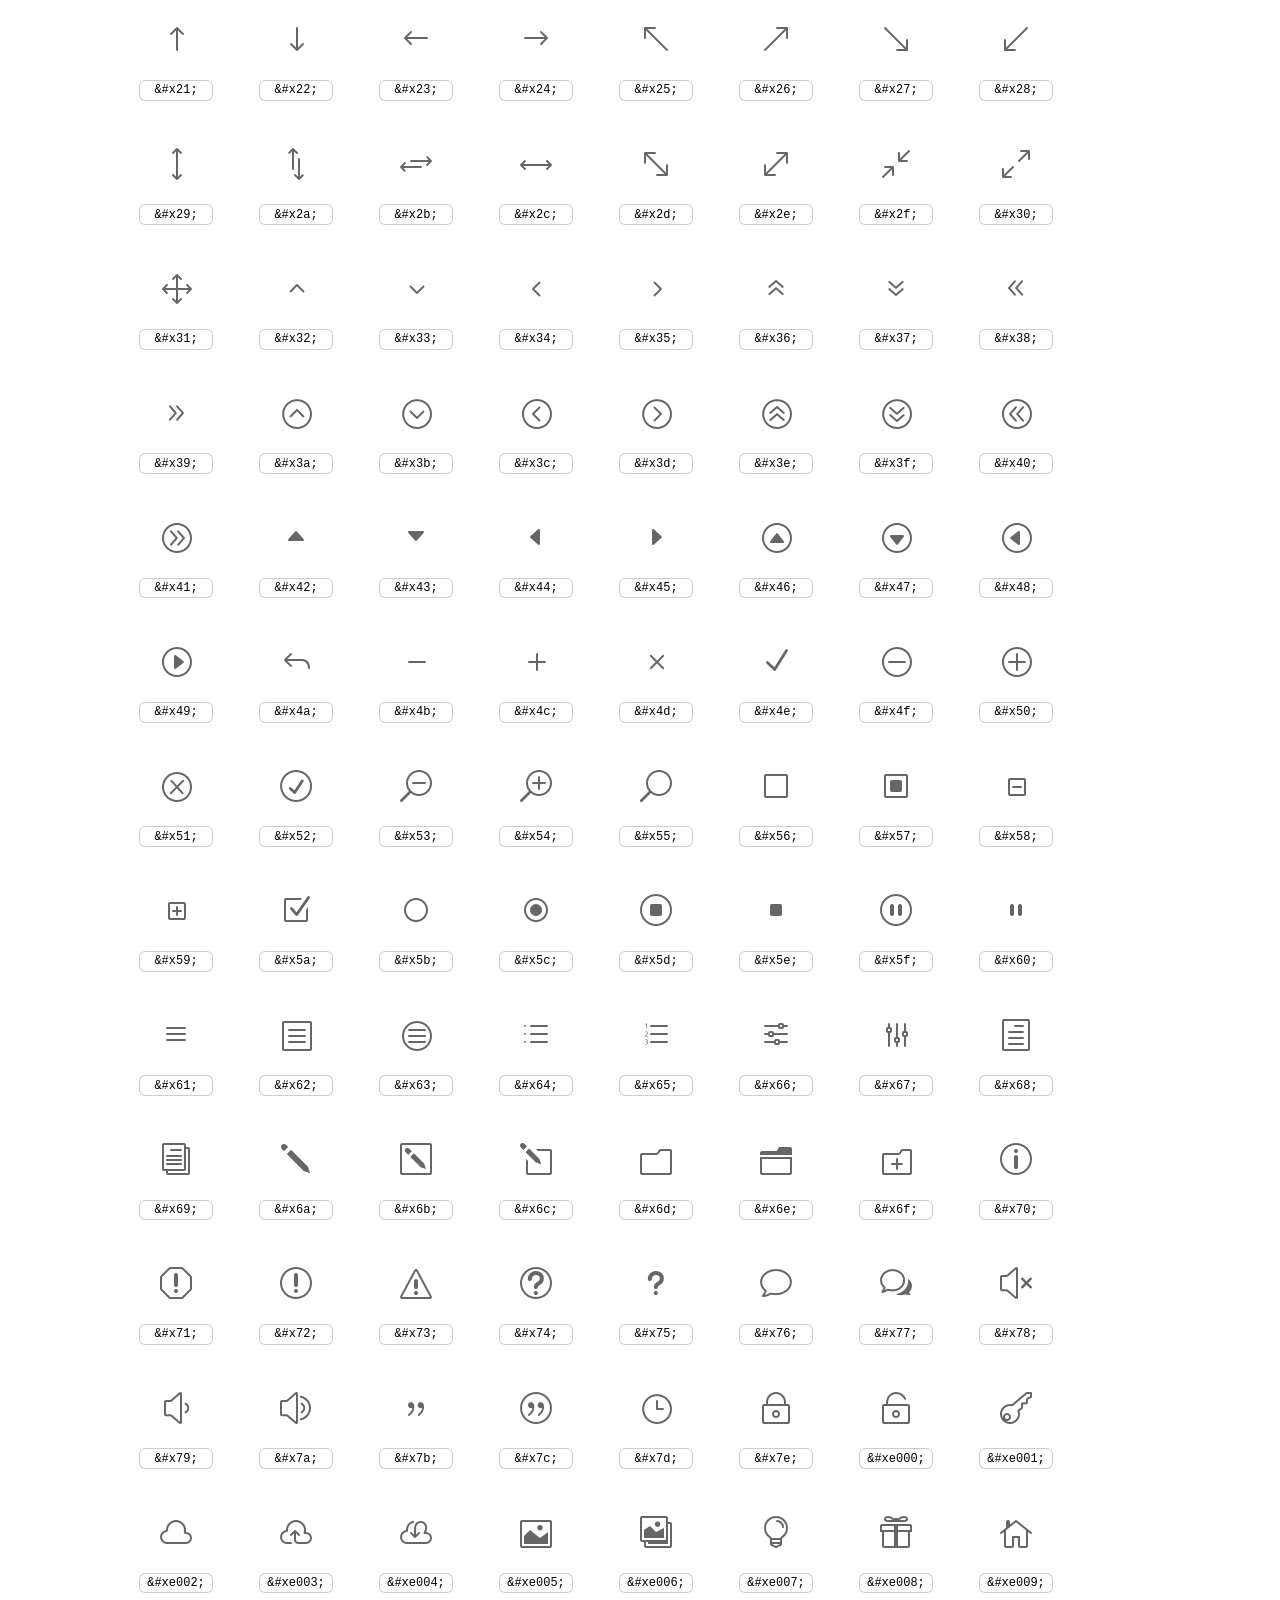
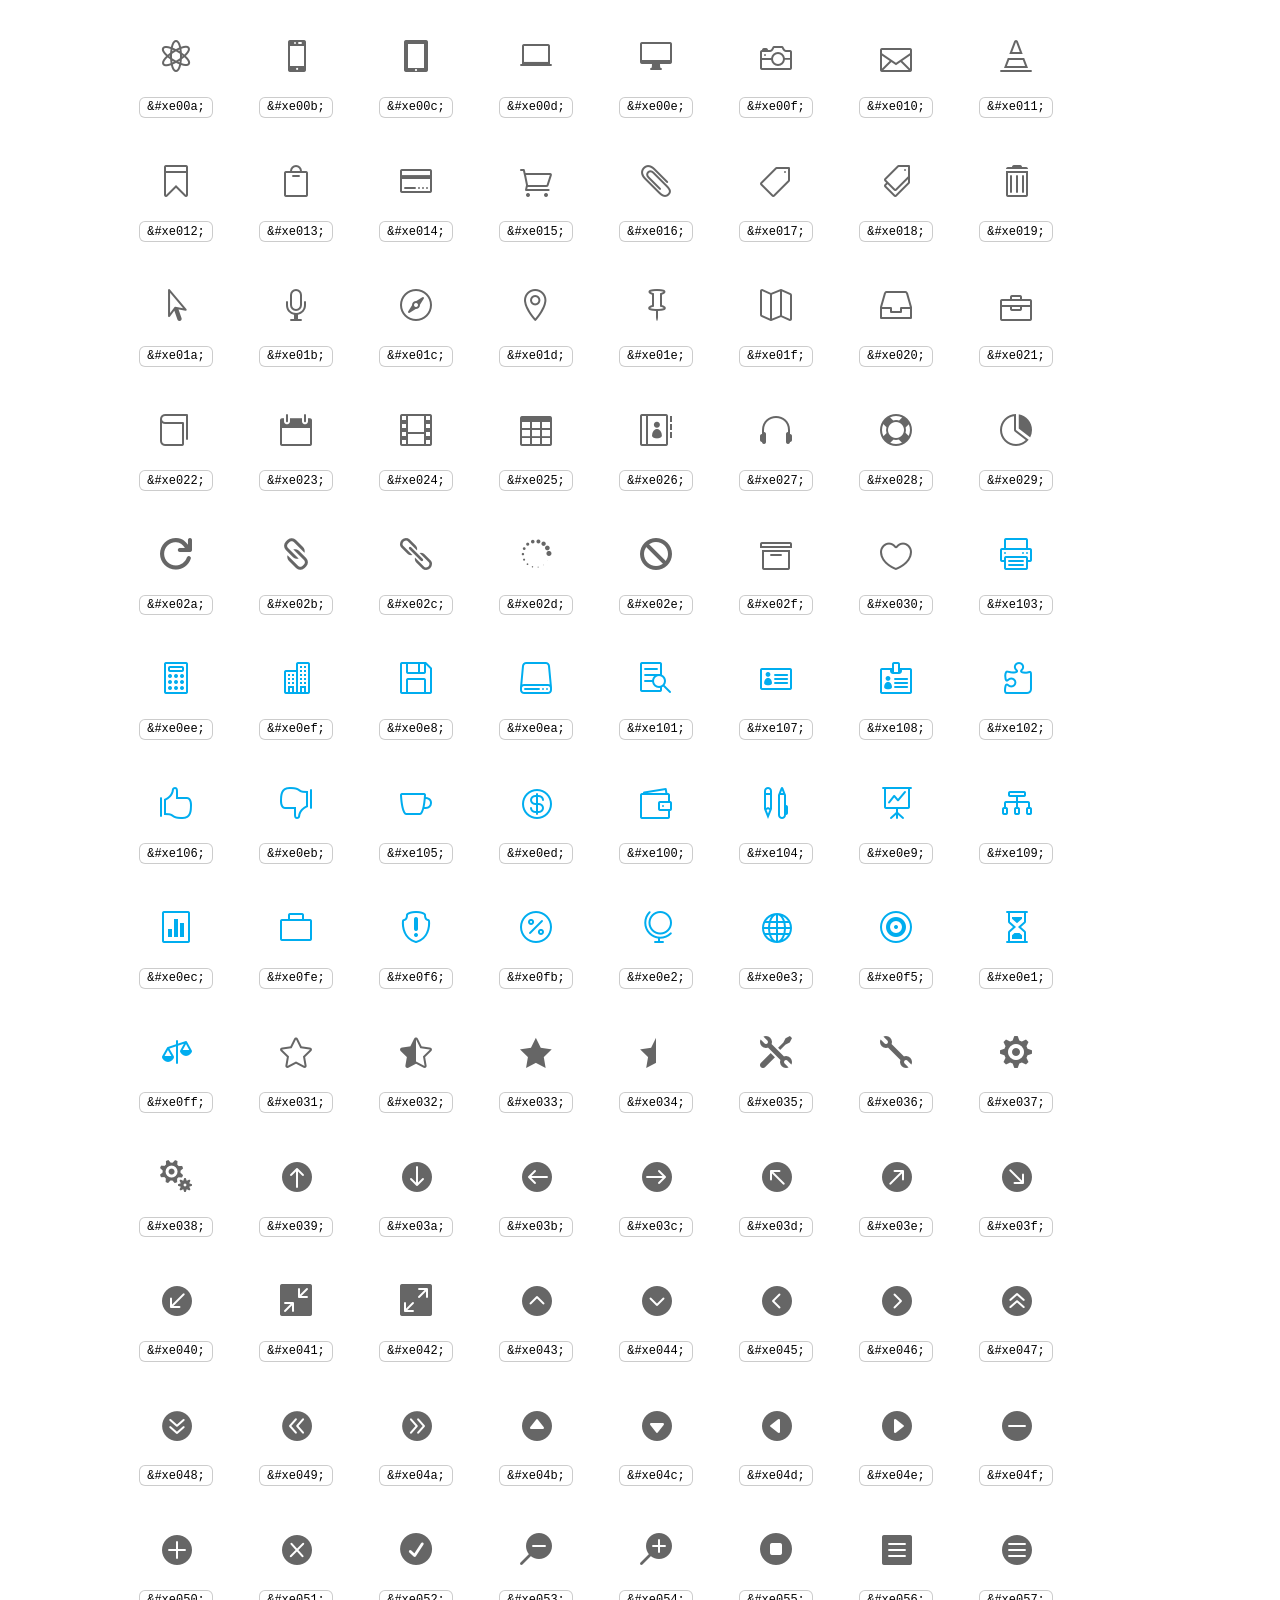
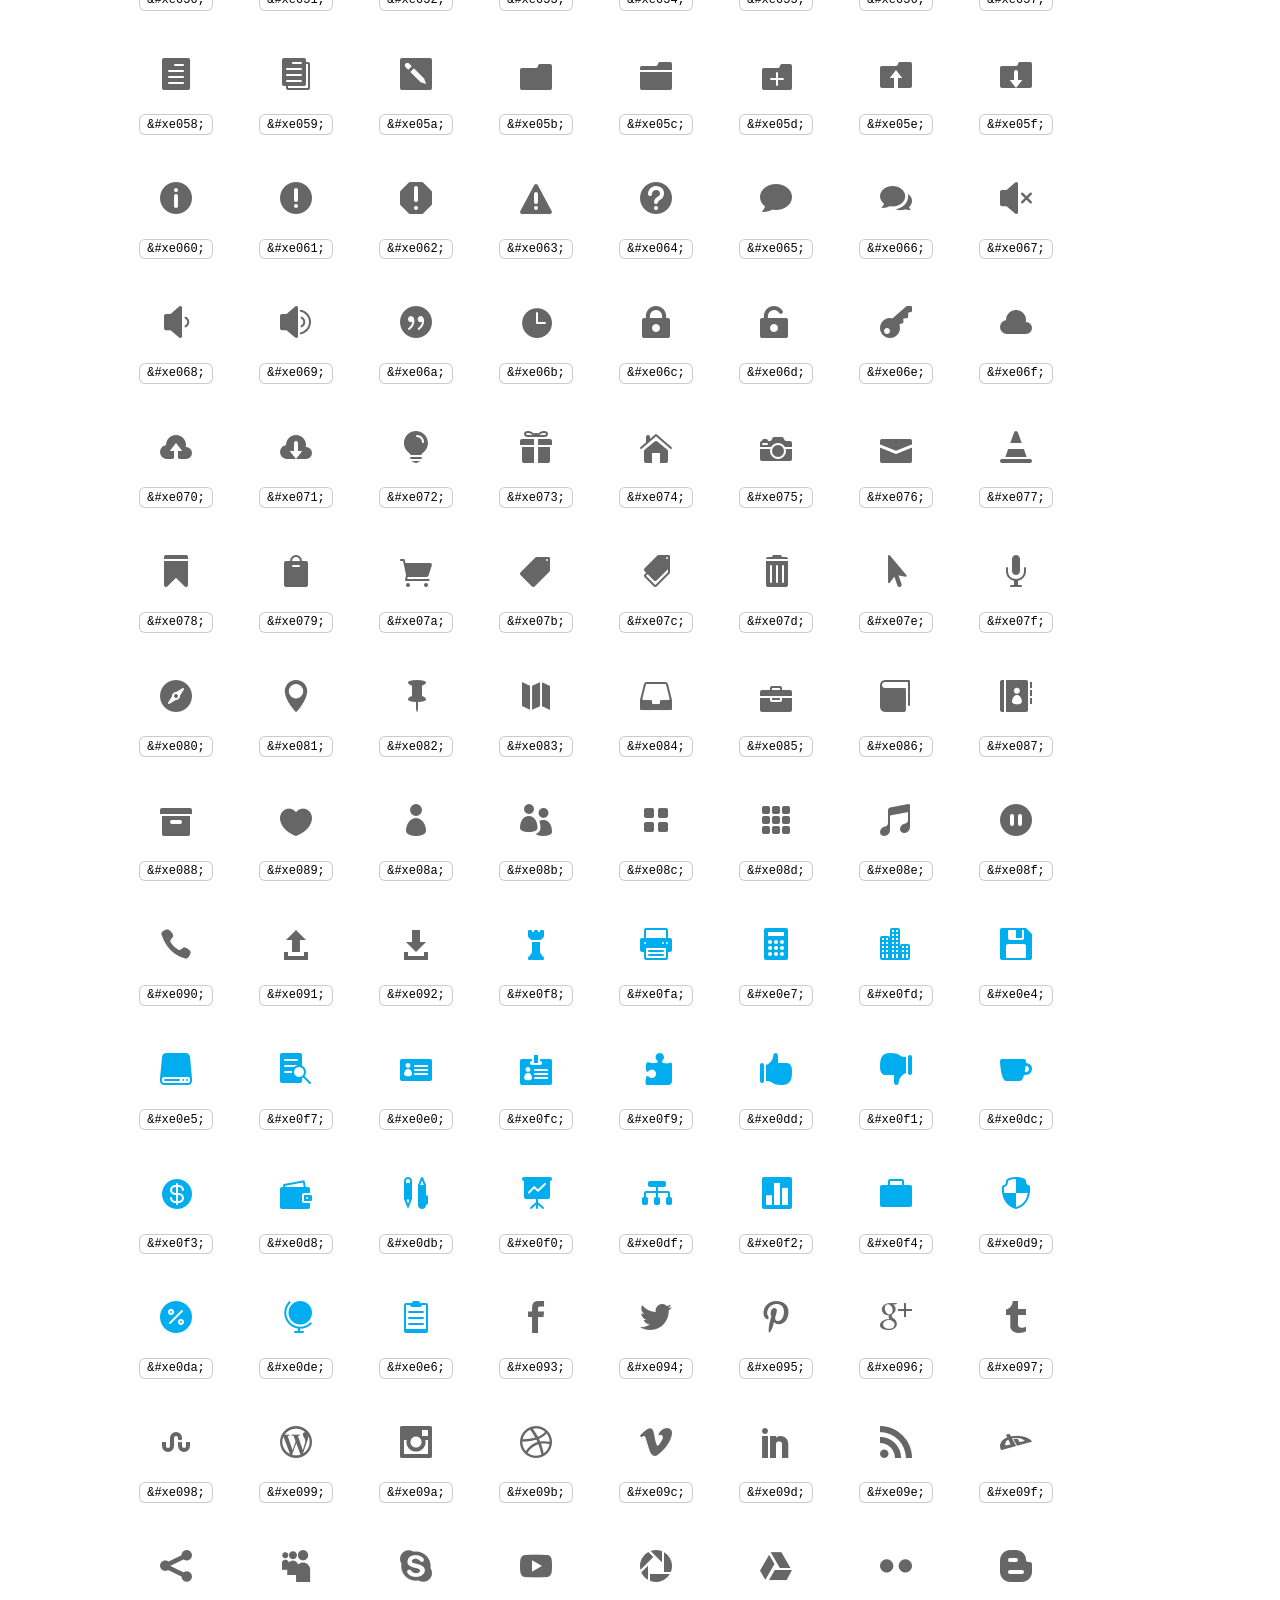
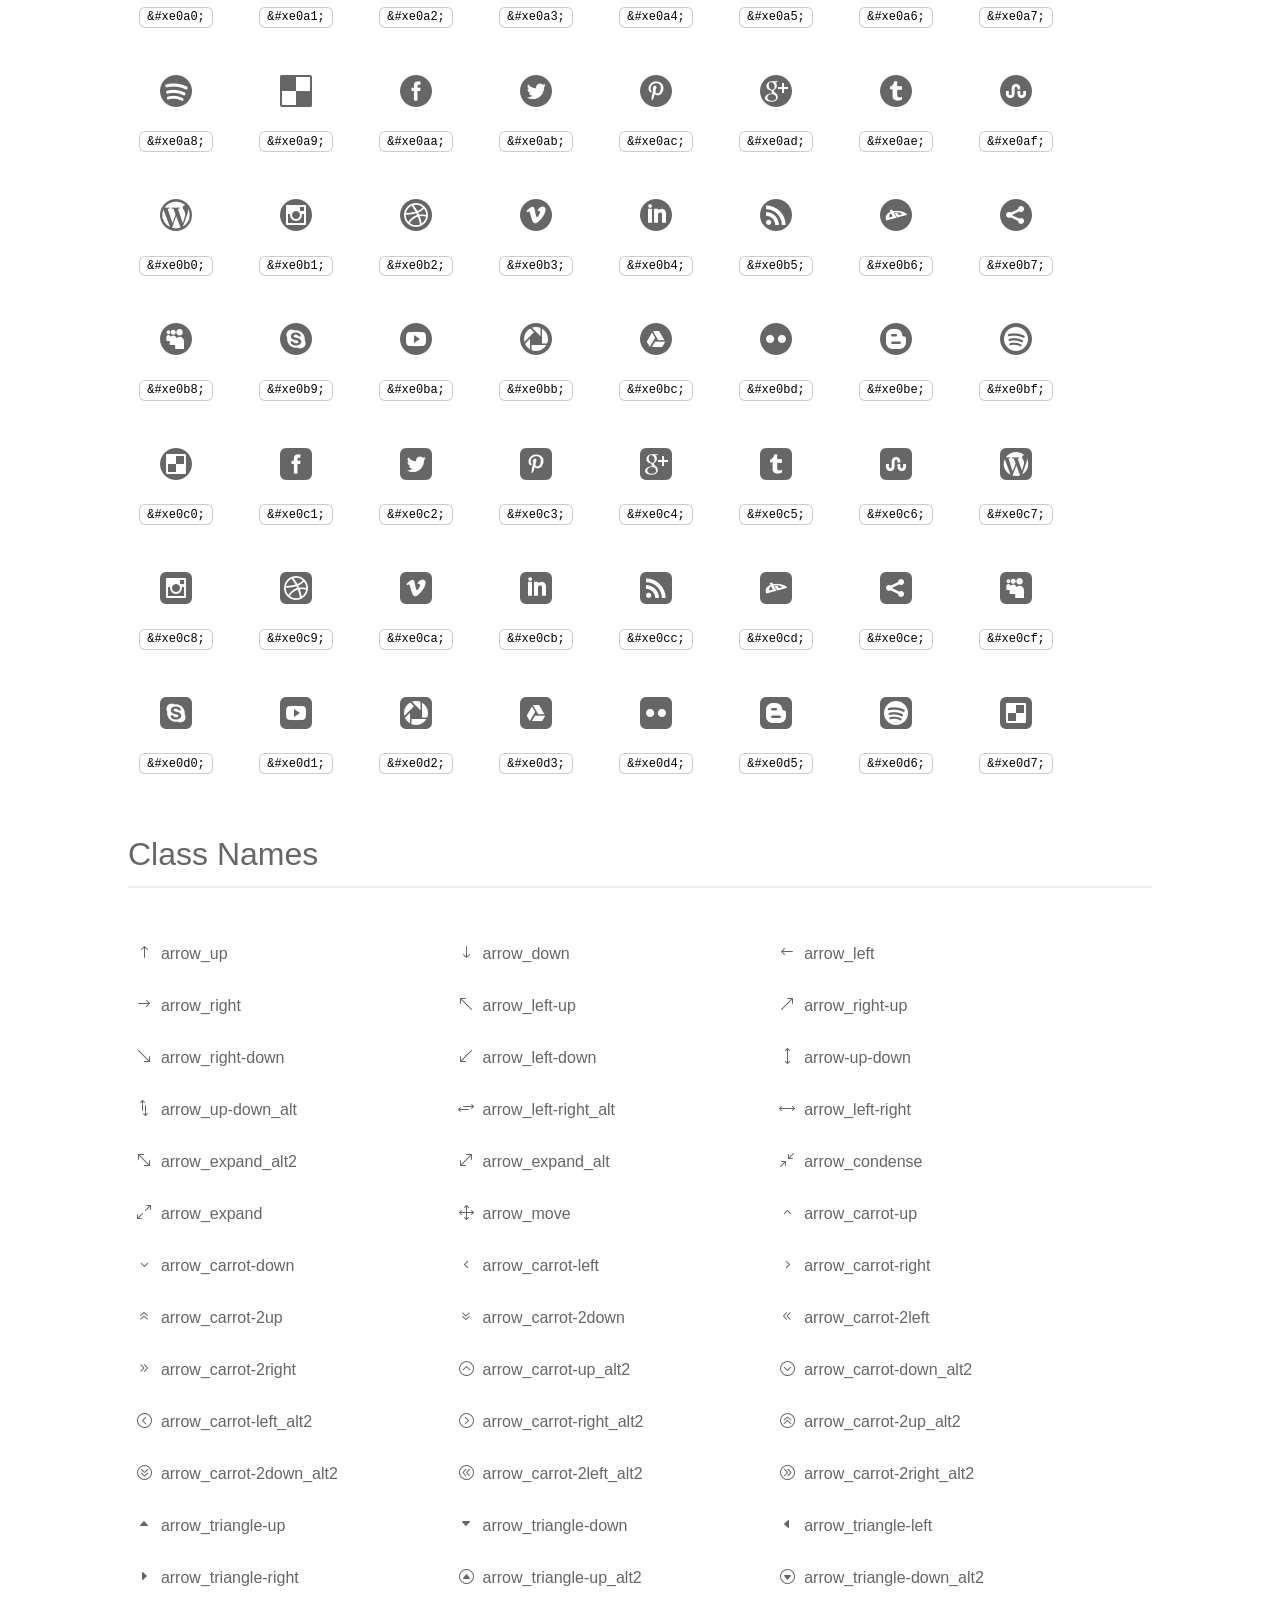
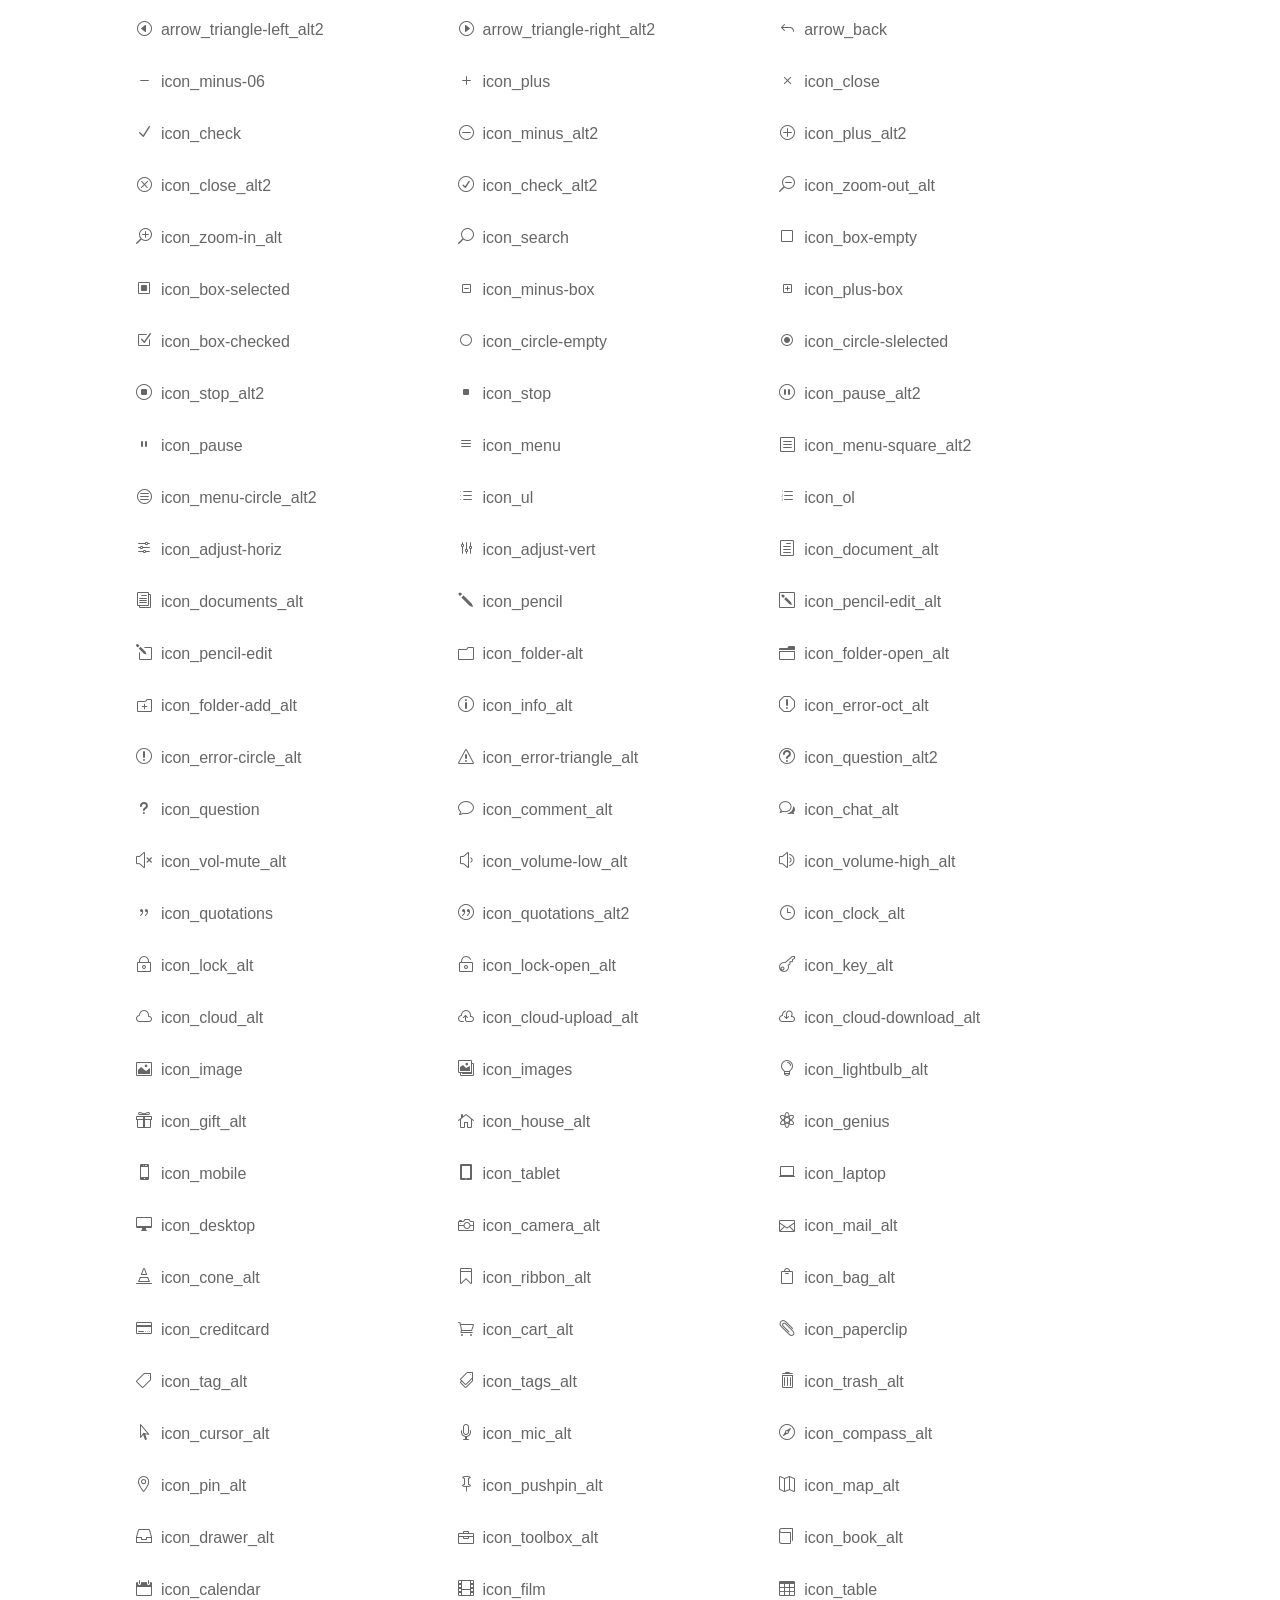
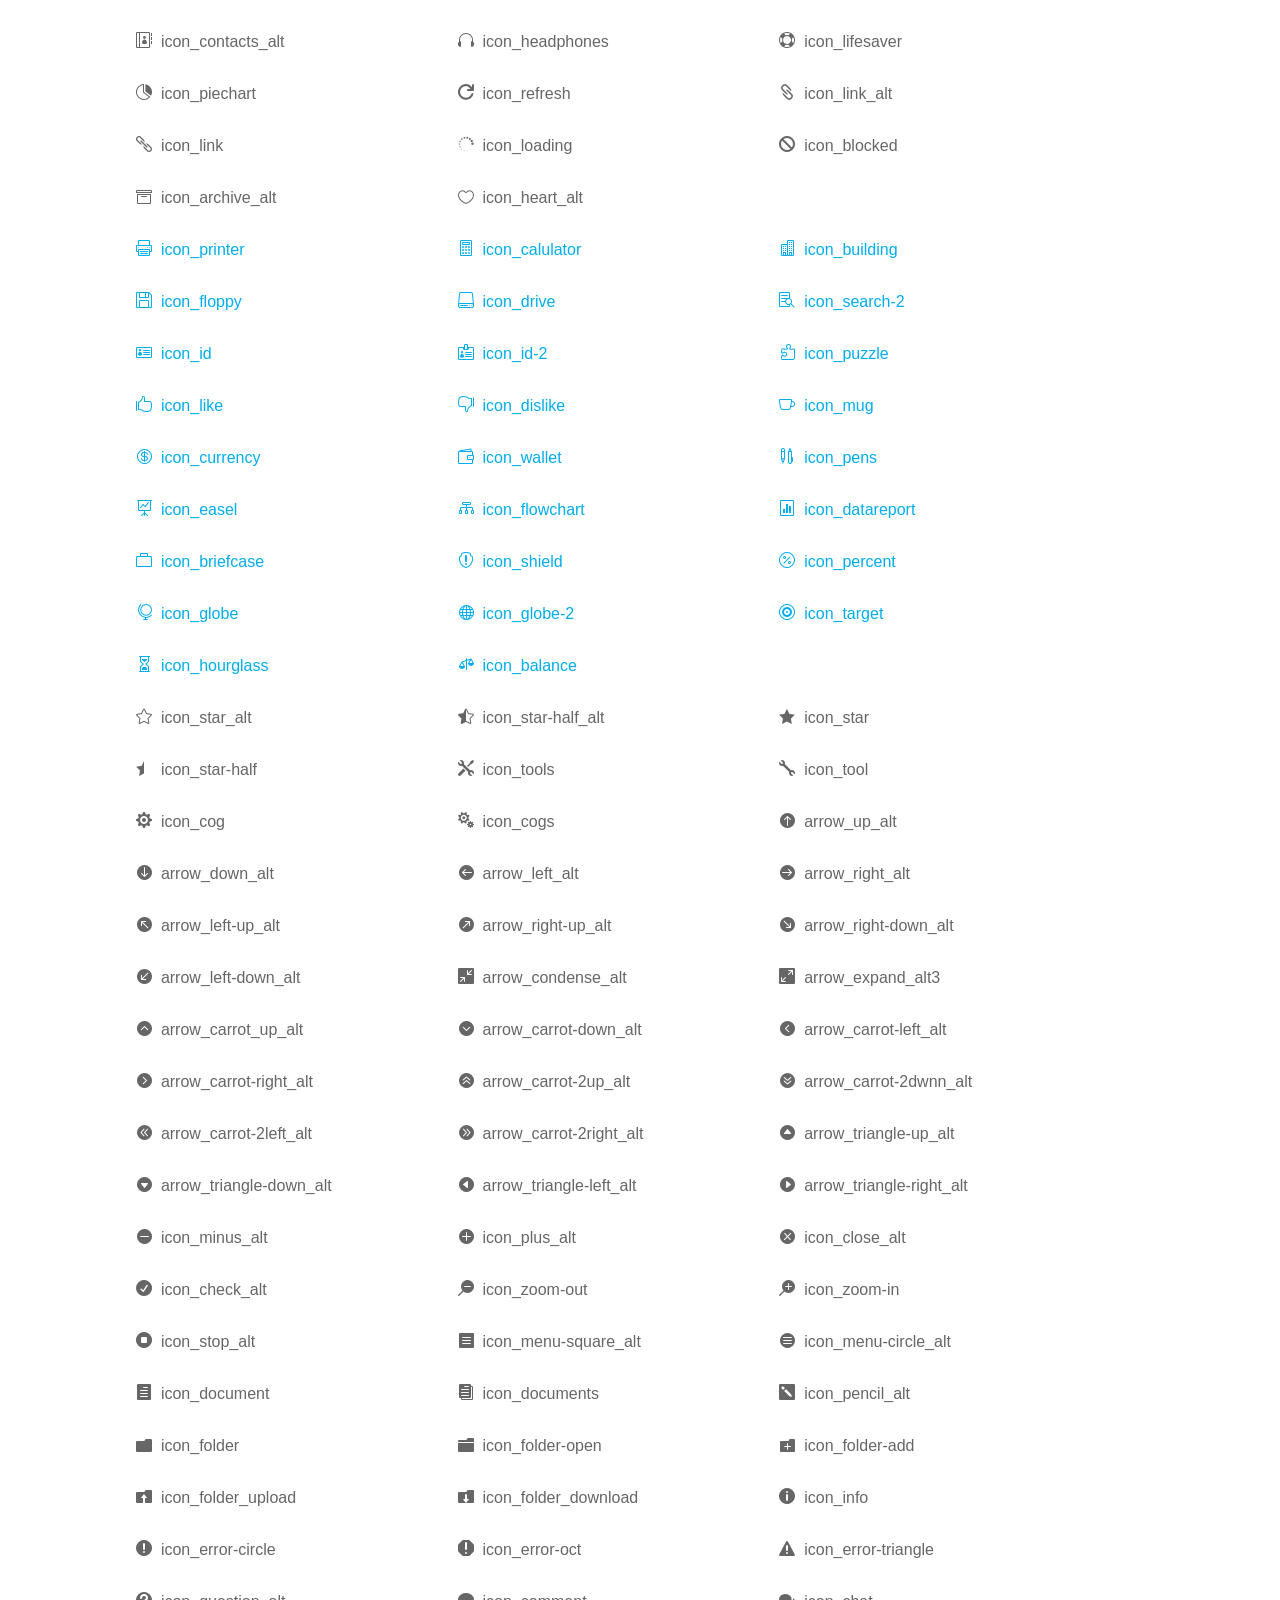
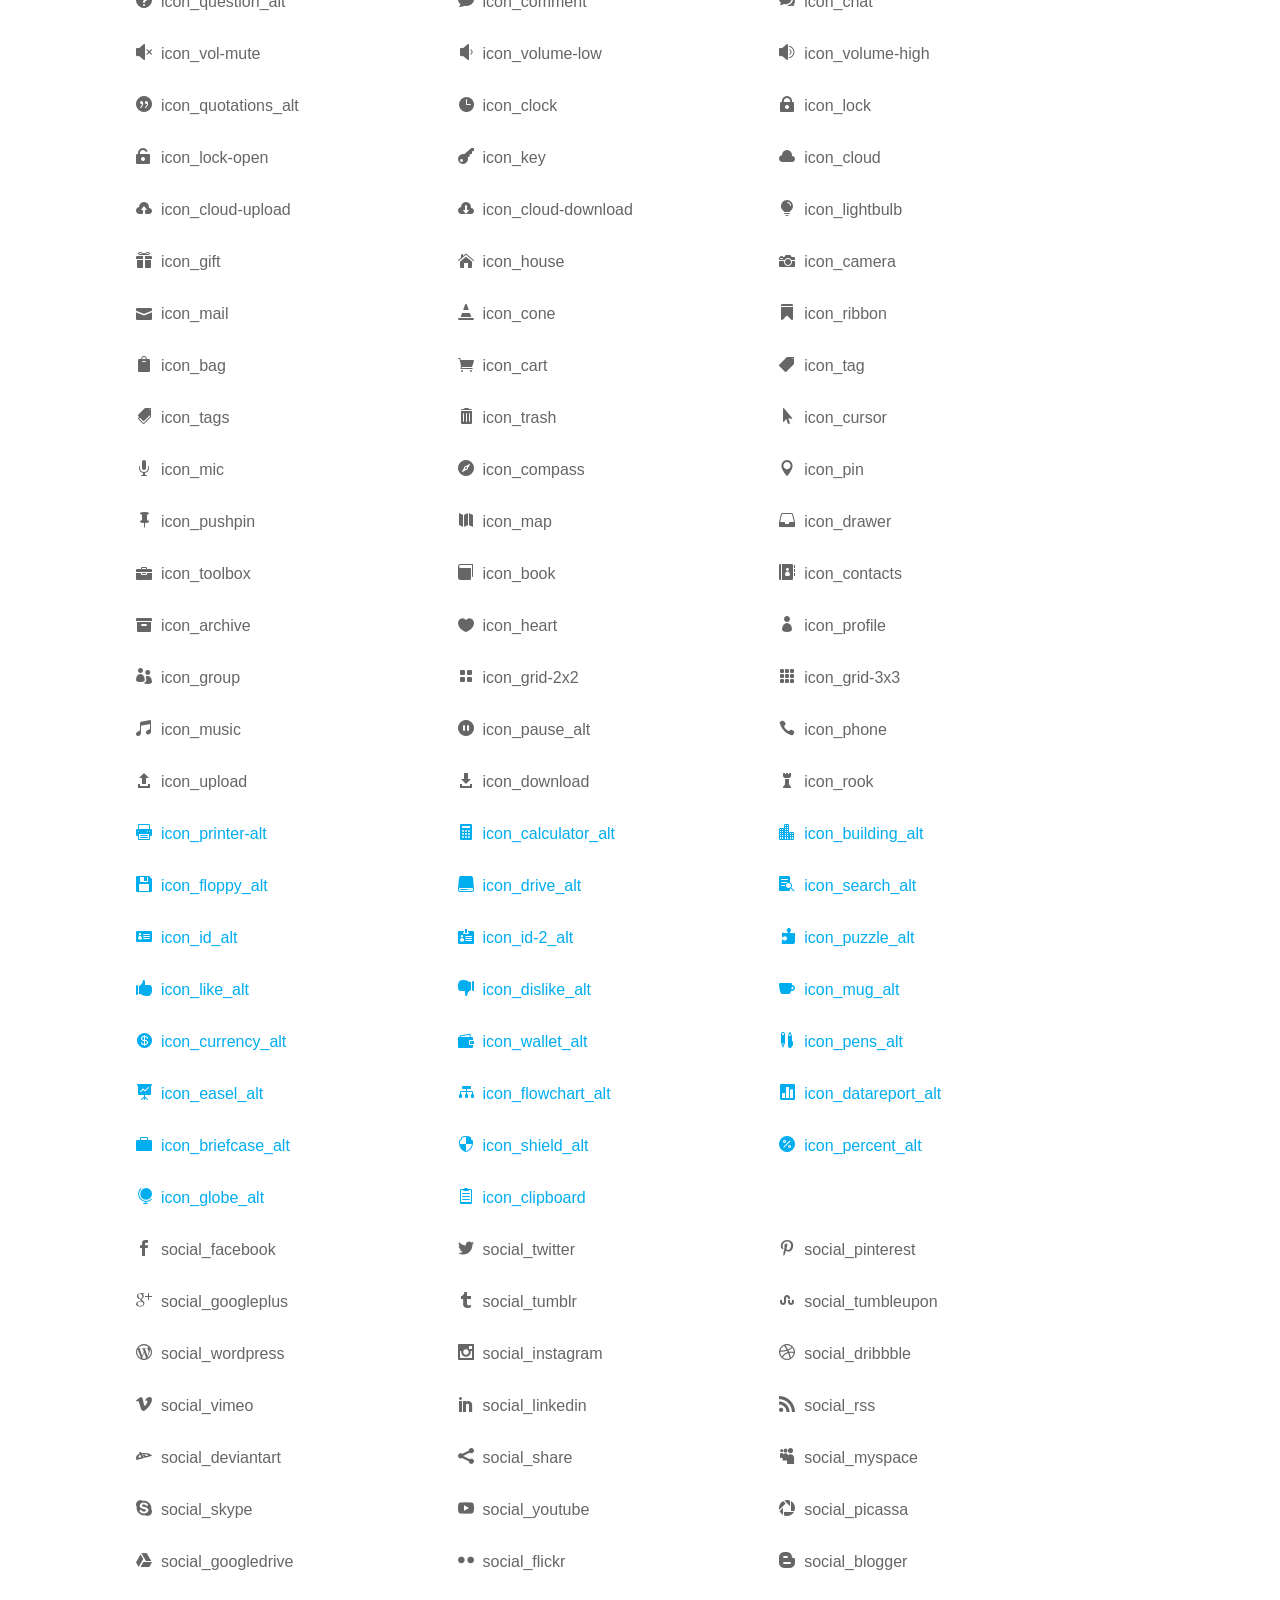
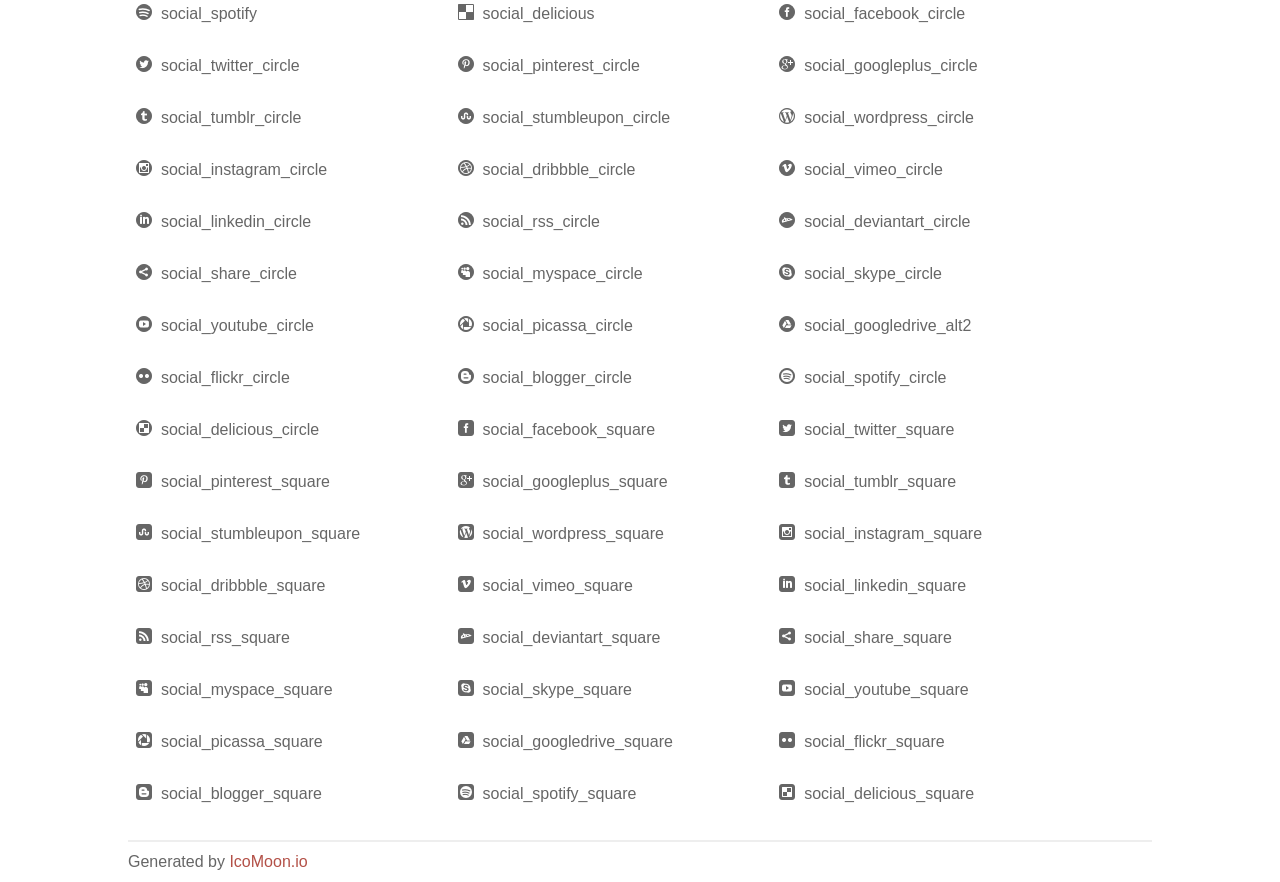
<file: elegant_font/index.html>
<!doctype html>
<html>
<head>
<title>Your Font/Glyphs</title>
<link rel="stylesheet" href="style.css" />
<!--[if lte IE 7]><script src="lte-ie7.js"></script><![endif]-->
<style>
	section, header, footer {display: block;}
	body {
		font-family: sans-serif;
		color: #666;
		line-height: 1.5;
		font-size: 1em;
	}
	* {
		-moz-box-sizing: border-box;
		-webkit-box-sizing: border-box;
		box-sizing: border-box;
		margin: 0;
		padding: 0;
	}
	.glyph {
		float: left;
		text-align: center;
		padding: .75em;
		margin: .4em 1.5em .75em 0;
		width: 6em;
		text-shadow: none;
	}
	
	.glyph input {
		font-family: consolas, monospace;
		font-size: 12px;
		width: 100%;
		text-align: center;
		border: 0;
		box-shadow: 0 0 0 1px #ccc;
		padding: .2em;
                -moz-border-radius: 5px;
                -webkit-border-radius: 5px;
	}
	
	

	.new {
		color:#00adef !important;
	}

	
	.w-main {
		width: 80%;
	}
	.centered {
		margin-left: auto;
		margin-right: auto;
	}
	.fs1 {
		font-size: 2em;
	}
	header {
		margin: 2em 0;
		padding-bottom: .5em;
		color: #666;
		box-shadow: 0 2px #eee;
	}
	header h1 {
		font-size: 2em;
		font-weight: normal;
	}
	.clearfix:before, .clearfix:after { content: ""; display: table; }
	.clearfix:after, .clear { clear: both; }
	footer {
		margin-top: 2em;
		padding: .5em 0;
		box-shadow: 0 -2px #eee;
	}
	a, a:visited {
		color: #B35047;
		text-decoration: none;
	}
	a:hover, a:focus {color: #000;}
	
	.box1 {
		font-size: 16px;
		display: inline-block;
		width: 30%;
		padding: .25em .5em;
		margin: 20px 10px 0 0;
	}
</style>
</head>
<body>
	<div class="w-main centered">
	<section class="mtm clearfix" id="glyphs">
	<div class="glyph">
		<div class="fs1" aria-hidden="true" data-icon="&#x21;"></div>
		<input type="text" readonly value="&amp;#x21;" />
	</div>
	<div class="glyph">
		<div class="fs1" aria-hidden="true" data-icon="&#x22;"></div>
		<input type="text" readonly value="&amp;#x22;" />
	</div>
	<div class="glyph">
		<div class="fs1" aria-hidden="true" data-icon="&#x23;"></div>
		<input type="text" readonly value="&amp;#x23;" />
	</div>
	<div class="glyph">
		<div class="fs1" aria-hidden="true" data-icon="&#x24;"></div>
		<input type="text" readonly value="&amp;#x24;" />
	</div>
	<div class="glyph">
		<div class="fs1" aria-hidden="true" data-icon="&#x25;"></div>
		<input type="text" readonly value="&amp;#x25;" />
	</div>
	<div class="glyph">
		<div class="fs1" aria-hidden="true" data-icon="&#x26;"></div>
		<input type="text" readonly value="&amp;#x26;" />
	</div>
	<div class="glyph">
		<div class="fs1" aria-hidden="true" data-icon="&#x27;"></div>
		<input type="text" readonly value="&amp;#x27;" />
	</div>
	<div class="glyph">
		<div class="fs1" aria-hidden="true" data-icon="&#x28;"></div>
		<input type="text" readonly value="&amp;#x28;" />
	</div>
	<div class="glyph">
		<div class="fs1" aria-hidden="true" data-icon="&#x29;"></div>
		<input type="text" readonly value="&amp;#x29;" />
	</div>
	<div class="glyph">
		<div class="fs1" aria-hidden="true" data-icon="&#x2a;"></div>
		<input type="text" readonly value="&amp;#x2a;" />
	</div>
	<div class="glyph">
		<div class="fs1" aria-hidden="true" data-icon="&#x2b;"></div>
		<input type="text" readonly value="&amp;#x2b;" />
	</div>
	<div class="glyph">
		<div class="fs1" aria-hidden="true" data-icon="&#x2c;"></div>
		<input type="text" readonly value="&amp;#x2c;" />
	</div>
	<div class="glyph">
		<div class="fs1" aria-hidden="true" data-icon="&#x2d;"></div>
		<input type="text" readonly value="&amp;#x2d;" />
	</div>
	<div class="glyph">
		<div class="fs1" aria-hidden="true" data-icon="&#x2e;"></div>
		<input type="text" readonly value="&amp;#x2e;" />
	</div>
	<div class="glyph">
		<div class="fs1" aria-hidden="true" data-icon="&#x2f;"></div>
		<input type="text" readonly value="&amp;#x2f;" />
	</div>
	<div class="glyph">
		<div class="fs1" aria-hidden="true" data-icon="&#x30;"></div>
		<input type="text" readonly value="&amp;#x30;" />
	</div>
	<div class="glyph">
		<div class="fs1" aria-hidden="true" data-icon="&#x31;"></div>
		<input type="text" readonly value="&amp;#x31;" />
	</div>
	<div class="glyph">
		<div class="fs1" aria-hidden="true" data-icon="&#x32;"></div>
		<input type="text" readonly value="&amp;#x32;" />
	</div>
	<div class="glyph">
		<div class="fs1" aria-hidden="true" data-icon="&#x33;"></div>
		<input type="text" readonly value="&amp;#x33;" />
	</div>
	<div class="glyph">
		<div class="fs1" aria-hidden="true" data-icon="&#x34;"></div>
		<input type="text" readonly value="&amp;#x34;" />
	</div>
	<div class="glyph">
		<div class="fs1" aria-hidden="true" data-icon="&#x35;"></div>
		<input type="text" readonly value="&amp;#x35;" />
	</div>
	<div class="glyph">
		<div class="fs1" aria-hidden="true" data-icon="&#x36;"></div>
		<input type="text" readonly value="&amp;#x36;" />
	</div>
	<div class="glyph">
		<div class="fs1" aria-hidden="true" data-icon="&#x37;"></div>
		<input type="text" readonly value="&amp;#x37;" />
	</div>
	<div class="glyph">
		<div class="fs1" aria-hidden="true" data-icon="&#x38;"></div>
		<input type="text" readonly value="&amp;#x38;" />
	</div>
	<div class="glyph">
		<div class="fs1" aria-hidden="true" data-icon="&#x39;"></div>
		<input type="text" readonly value="&amp;#x39;" />
	</div>
	<div class="glyph">
		<div class="fs1" aria-hidden="true" data-icon="&#x3a;"></div>
		<input type="text" readonly value="&amp;#x3a;" />
	</div>
	<div class="glyph">
		<div class="fs1" aria-hidden="true" data-icon="&#x3b;"></div>
		<input type="text" readonly value="&amp;#x3b;" />
	</div>
	<div class="glyph">
		<div class="fs1" aria-hidden="true" data-icon="&#x3c;"></div>
		<input type="text" readonly value="&amp;#x3c;" />
	</div>
	<div class="glyph">
		<div class="fs1" aria-hidden="true" data-icon="&#x3d;"></div>
		<input type="text" readonly value="&amp;#x3d;" />
	</div>
	<div class="glyph">
		<div class="fs1" aria-hidden="true" data-icon="&#x3e;"></div>
		<input type="text" readonly value="&amp;#x3e;" />
	</div>
	<div class="glyph">
		<div class="fs1" aria-hidden="true" data-icon="&#x3f;"></div>
		<input type="text" readonly value="&amp;#x3f;" />
	</div>
	<div class="glyph">
		<div class="fs1" aria-hidden="true" data-icon="&#x40;"></div>
		<input type="text" readonly value="&amp;#x40;" />
	</div>
	<div class="glyph">
		<div class="fs1" aria-hidden="true" data-icon="&#x41;"></div>
		<input type="text" readonly value="&amp;#x41;" />
	</div>
	<div class="glyph">
		<div class="fs1" aria-hidden="true" data-icon="&#x42;"></div>
		<input type="text" readonly value="&amp;#x42;" />
	</div>
	<div class="glyph">
		<div class="fs1" aria-hidden="true" data-icon="&#x43;"></div>
		<input type="text" readonly value="&amp;#x43;" />
	</div>
	<div class="glyph">
		<div class="fs1" aria-hidden="true" data-icon="&#x44;"></div>
		<input type="text" readonly value="&amp;#x44;" />
	</div>
	<div class="glyph">
		<div class="fs1" aria-hidden="true" data-icon="&#x45;"></div>
		<input type="text" readonly value="&amp;#x45;" />
	</div>
	<div class="glyph">
		<div class="fs1" aria-hidden="true" data-icon="&#x46;"></div>
		<input type="text" readonly value="&amp;#x46;" />
	</div>
	<div class="glyph">
		<div class="fs1" aria-hidden="true" data-icon="&#x47;"></div>
		<input type="text" readonly value="&amp;#x47;" />
	</div>
	<div class="glyph">
		<div class="fs1" aria-hidden="true" data-icon="&#x48;"></div>
		<input type="text" readonly value="&amp;#x48;" />
	</div>
	<div class="glyph">
		<div class="fs1" aria-hidden="true" data-icon="&#x49;"></div>
		<input type="text" readonly value="&amp;#x49;" />
	</div>
	<div class="glyph">
		<div class="fs1" aria-hidden="true" data-icon="&#x4a;"></div>
		<input type="text" readonly value="&amp;#x4a;" />
	</div>
	<div class="glyph">
		<div class="fs1" aria-hidden="true" data-icon="&#x4b;"></div>
		<input type="text" readonly value="&amp;#x4b;" />
	</div>
	<div class="glyph">
		<div class="fs1" aria-hidden="true" data-icon="&#x4c;"></div>
		<input type="text" readonly value="&amp;#x4c;" />
	</div>
	<div class="glyph">
		<div class="fs1" aria-hidden="true" data-icon="&#x4d;"></div>
		<input type="text" readonly value="&amp;#x4d;" />
	</div>
	<div class="glyph">
		<div class="fs1" aria-hidden="true" data-icon="&#x4e;"></div>
		<input type="text" readonly value="&amp;#x4e;" />
	</div>
	<div class="glyph">
		<div class="fs1" aria-hidden="true" data-icon="&#x4f;"></div>
		<input type="text" readonly value="&amp;#x4f;" />
	</div>
	<div class="glyph">
		<div class="fs1" aria-hidden="true" data-icon="&#x50;"></div>
		<input type="text" readonly value="&amp;#x50;" />
	</div>
	<div class="glyph">
		<div class="fs1" aria-hidden="true" data-icon="&#x51;"></div>
		<input type="text" readonly value="&amp;#x51;" />
	</div>
	<div class="glyph">
		<div class="fs1" aria-hidden="true" data-icon="&#x52;"></div>
		<input type="text" readonly value="&amp;#x52;" />
	</div>
	<div class="glyph">
		<div class="fs1" aria-hidden="true" data-icon="&#x53;"></div>
		<input type="text" readonly value="&amp;#x53;" />
	</div>
	<div class="glyph">
		<div class="fs1" aria-hidden="true" data-icon="&#x54;"></div>
		<input type="text" readonly value="&amp;#x54;" />
	</div>
	<div class="glyph">
		<div class="fs1" aria-hidden="true" data-icon="&#x55;"></div>
		<input type="text" readonly value="&amp;#x55;" />
	</div>
	<div class="glyph">
		<div class="fs1" aria-hidden="true" data-icon="&#x56;"></div>
		<input type="text" readonly value="&amp;#x56;" />
	</div>
	<div class="glyph">
		<div class="fs1" aria-hidden="true" data-icon="&#x57;"></div>
		<input type="text" readonly value="&amp;#x57;" />
	</div>
	<div class="glyph">
		<div class="fs1" aria-hidden="true" data-icon="&#x58;"></div>
		<input type="text" readonly value="&amp;#x58;" />
	</div>
	<div class="glyph">
		<div class="fs1" aria-hidden="true" data-icon="&#x59;"></div>
		<input type="text" readonly value="&amp;#x59;" />
	</div>
	<div class="glyph">
		<div class="fs1" aria-hidden="true" data-icon="&#x5a;"></div>
		<input type="text" readonly value="&amp;#x5a;" />
	</div>
	<div class="glyph">
		<div class="fs1" aria-hidden="true" data-icon="&#x5b;"></div>
		<input type="text" readonly value="&amp;#x5b;" />
	</div>
	<div class="glyph">
		<div class="fs1" aria-hidden="true" data-icon="&#x5c;"></div>
		<input type="text" readonly value="&amp;#x5c;" />
	</div>
	<div class="glyph">
		<div class="fs1" aria-hidden="true" data-icon="&#x5d;"></div>
		<input type="text" readonly value="&amp;#x5d;" />
	</div>
	<div class="glyph">
		<div class="fs1" aria-hidden="true" data-icon="&#x5e;"></div>
		<input type="text" readonly value="&amp;#x5e;" />
	</div>
	<div class="glyph">
		<div class="fs1" aria-hidden="true" data-icon="&#x5f;"></div>
		<input type="text" readonly value="&amp;#x5f;" />
	</div>
	<div class="glyph">
		<div class="fs1" aria-hidden="true" data-icon="&#x60;"></div>
		<input type="text" readonly value="&amp;#x60;" />
	</div>
	<div class="glyph">
		<div class="fs1" aria-hidden="true" data-icon="&#x61;"></div>
		<input type="text" readonly value="&amp;#x61;" />
	</div>
	<div class="glyph">
		<div class="fs1" aria-hidden="true" data-icon="&#x62;"></div>
		<input type="text" readonly value="&amp;#x62;" />
	</div>
	<div class="glyph">
		<div class="fs1" aria-hidden="true" data-icon="&#x63;"></div>
		<input type="text" readonly value="&amp;#x63;" />
	</div>
	<div class="glyph">
		<div class="fs1" aria-hidden="true" data-icon="&#x64;"></div>
		<input type="text" readonly value="&amp;#x64;" />
	</div>
	<div class="glyph">
		<div class="fs1" aria-hidden="true" data-icon="&#x65;"></div>
		<input type="text" readonly value="&amp;#x65;" />
	</div>
	<div class="glyph">
		<div class="fs1" aria-hidden="true" data-icon="&#x66;"></div>
		<input type="text" readonly value="&amp;#x66;" />
	</div>
	<div class="glyph">
		<div class="fs1" aria-hidden="true" data-icon="&#x67;"></div>
		<input type="text" readonly value="&amp;#x67;" />
	</div>
	<div class="glyph">
		<div class="fs1" aria-hidden="true" data-icon="&#x68;"></div>
		<input type="text" readonly value="&amp;#x68;" />
	</div>
	<div class="glyph">
		<div class="fs1" aria-hidden="true" data-icon="&#x69;"></div>
		<input type="text" readonly value="&amp;#x69;" />
	</div>
	<div class="glyph">
		<div class="fs1" aria-hidden="true" data-icon="&#x6a;"></div>
		<input type="text" readonly value="&amp;#x6a;" />
	</div>
	<div class="glyph">
		<div class="fs1" aria-hidden="true" data-icon="&#x6b;"></div>
		<input type="text" readonly value="&amp;#x6b;" />
	</div>
	<div class="glyph">
		<div class="fs1" aria-hidden="true" data-icon="&#x6c;"></div>
		<input type="text" readonly value="&amp;#x6c;" />
	</div>
	<div class="glyph">
		<div class="fs1" aria-hidden="true" data-icon="&#x6d;"></div>
		<input type="text" readonly value="&amp;#x6d;" />
	</div>
	<div class="glyph">
		<div class="fs1" aria-hidden="true" data-icon="&#x6e;"></div>
		<input type="text" readonly value="&amp;#x6e;" />
	</div>
	<div class="glyph">
		<div class="fs1" aria-hidden="true" data-icon="&#x6f;"></div>
		<input type="text" readonly value="&amp;#x6f;" />
	</div>
	<div class="glyph">
		<div class="fs1" aria-hidden="true" data-icon="&#x70;"></div>
		<input type="text" readonly value="&amp;#x70;" />
	</div>
	<div class="glyph">
		<div class="fs1" aria-hidden="true" data-icon="&#x71;"></div>
		<input type="text" readonly value="&amp;#x71;" />
	</div>
	<div class="glyph">
		<div class="fs1" aria-hidden="true" data-icon="&#x72;"></div>
		<input type="text" readonly value="&amp;#x72;" />
	</div>
	<div class="glyph">
		<div class="fs1" aria-hidden="true" data-icon="&#x73;"></div>
		<input type="text" readonly value="&amp;#x73;" />
	</div>
	<div class="glyph">
		<div class="fs1" aria-hidden="true" data-icon="&#x74;"></div>
		<input type="text" readonly value="&amp;#x74;" />
	</div>
	<div class="glyph">
		<div class="fs1" aria-hidden="true" data-icon="&#x75;"></div>
		<input type="text" readonly value="&amp;#x75;" />
	</div>
	<div class="glyph">
		<div class="fs1" aria-hidden="true" data-icon="&#x76;"></div>
		<input type="text" readonly value="&amp;#x76;" />
	</div>
	<div class="glyph">
		<div class="fs1" aria-hidden="true" data-icon="&#x77;"></div>
		<input type="text" readonly value="&amp;#x77;" />
	</div>
	<div class="glyph">
		<div class="fs1" aria-hidden="true" data-icon="&#x78;"></div>
		<input type="text" readonly value="&amp;#x78;" />
	</div>
	<div class="glyph">
		<div class="fs1" aria-hidden="true" data-icon="&#x79;"></div>
		<input type="text" readonly value="&amp;#x79;" />
	</div>
	<div class="glyph">
		<div class="fs1" aria-hidden="true" data-icon="&#x7a;"></div>
		<input type="text" readonly value="&amp;#x7a;" />
	</div>
	<div class="glyph">
		<div class="fs1" aria-hidden="true" data-icon="&#x7b;"></div>
		<input type="text" readonly value="&amp;#x7b;" />
	</div>
	<div class="glyph">
		<div class="fs1" aria-hidden="true" data-icon="&#x7c;"></div>
		<input type="text" readonly value="&amp;#x7c;" />
	</div>
	<div class="glyph">
		<div class="fs1" aria-hidden="true" data-icon="&#x7d;"></div>
		<input type="text" readonly value="&amp;#x7d;" />
	</div>
	<div class="glyph">
		<div class="fs1" aria-hidden="true" data-icon="&#x7e;"></div>
		<input type="text" readonly value="&amp;#x7e;" />
	</div>
	<div class="glyph">
		<div class="fs1" aria-hidden="true" data-icon="&#xe000;"></div>
		<input type="text" readonly value="&amp;#xe000;" />
	</div>
	<div class="glyph">
		<div class="fs1" aria-hidden="true" data-icon="&#xe001;"></div>
		<input type="text" readonly value="&amp;#xe001;" />
	</div>
	<div class="glyph">
		<div class="fs1" aria-hidden="true" data-icon="&#xe002;"></div>
		<input type="text" readonly value="&amp;#xe002;" />
	</div>
	<div class="glyph">
		<div class="fs1" aria-hidden="true" data-icon="&#xe003;"></div>
		<input type="text" readonly value="&amp;#xe003;" />
	</div>
	<div class="glyph">
		<div class="fs1" aria-hidden="true" data-icon="&#xe004;"></div>
		<input type="text" readonly value="&amp;#xe004;" />
	</div>
	<div class="glyph">
		<div class="fs1" aria-hidden="true" data-icon="&#xe005;"></div>
		<input type="text" readonly value="&amp;#xe005;" />
	</div>
	<div class="glyph">
		<div class="fs1" aria-hidden="true" data-icon="&#xe006;"></div>
		<input type="text" readonly value="&amp;#xe006;" />
	</div>
	<div class="glyph">
		<div class="fs1" aria-hidden="true" data-icon="&#xe007;"></div>
		<input type="text" readonly value="&amp;#xe007;" />
	</div>
	<div class="glyph">
		<div class="fs1" aria-hidden="true" data-icon="&#xe008;"></div>
		<input type="text" readonly value="&amp;#xe008;" />
	</div>
	<div class="glyph">
		<div class="fs1" aria-hidden="true" data-icon="&#xe009;"></div>
		<input type="text" readonly value="&amp;#xe009;" />
	</div>
	<div class="glyph">
		<div class="fs1" aria-hidden="true" data-icon="&#xe00a;"></div>
		<input type="text" readonly value="&amp;#xe00a;" />
	</div>
	<div class="glyph">
		<div class="fs1" aria-hidden="true" data-icon="&#xe00b;"></div>
		<input type="text" readonly value="&amp;#xe00b;" />
	</div>
	<div class="glyph">
		<div class="fs1" aria-hidden="true" data-icon="&#xe00c;"></div>
		<input type="text" readonly value="&amp;#xe00c;" />
	</div>
	<div class="glyph">
		<div class="fs1" aria-hidden="true" data-icon="&#xe00d;"></div>
		<input type="text" readonly value="&amp;#xe00d;" />
	</div>
	<div class="glyph">
		<div class="fs1" aria-hidden="true" data-icon="&#xe00e;"></div>
		<input type="text" readonly value="&amp;#xe00e;" />
	</div>
	<div class="glyph">
		<div class="fs1" aria-hidden="true" data-icon="&#xe00f;"></div>
		<input type="text" readonly value="&amp;#xe00f;" />
	</div>
	<div class="glyph">
		<div class="fs1" aria-hidden="true" data-icon="&#xe010;"></div>
		<input type="text" readonly value="&amp;#xe010;" />
	</div>
	<div class="glyph">
		<div class="fs1" aria-hidden="true" data-icon="&#xe011;"></div>
		<input type="text" readonly value="&amp;#xe011;" />
	</div>
	<div class="glyph">
		<div class="fs1" aria-hidden="true" data-icon="&#xe012;"></div>
		<input type="text" readonly value="&amp;#xe012;" />
	</div>
	<div class="glyph">
		<div class="fs1" aria-hidden="true" data-icon="&#xe013;"></div>
		<input type="text" readonly value="&amp;#xe013;" />
	</div>
	<div class="glyph">
		<div class="fs1" aria-hidden="true" data-icon="&#xe014;"></div>
		<input type="text" readonly value="&amp;#xe014;" />
	</div>
	<div class="glyph">
		<div class="fs1" aria-hidden="true" data-icon="&#xe015;"></div>
		<input type="text" readonly value="&amp;#xe015;" />
	</div>
	<div class="glyph">
		<div class="fs1" aria-hidden="true" data-icon="&#xe016;"></div>
		<input type="text" readonly value="&amp;#xe016;" />
	</div>
	<div class="glyph">
		<div class="fs1" aria-hidden="true" data-icon="&#xe017;"></div>
		<input type="text" readonly value="&amp;#xe017;" />
	</div>
	<div class="glyph">
		<div class="fs1" aria-hidden="true" data-icon="&#xe018;"></div>
		<input type="text" readonly value="&amp;#xe018;" />
	</div>
	<div class="glyph">
		<div class="fs1" aria-hidden="true" data-icon="&#xe019;"></div>
		<input type="text" readonly value="&amp;#xe019;" />
	</div>
	<div class="glyph">
		<div class="fs1" aria-hidden="true" data-icon="&#xe01a;"></div>
		<input type="text" readonly value="&amp;#xe01a;" />
	</div>
	<div class="glyph">
		<div class="fs1" aria-hidden="true" data-icon="&#xe01b;"></div>
		<input type="text" readonly value="&amp;#xe01b;" />
	</div>
	<div class="glyph">
		<div class="fs1" aria-hidden="true" data-icon="&#xe01c;"></div>
		<input type="text" readonly value="&amp;#xe01c;" />
	</div>
	<div class="glyph">
		<div class="fs1" aria-hidden="true" data-icon="&#xe01d;"></div>
		<input type="text" readonly value="&amp;#xe01d;" />
	</div>
	<div class="glyph">
		<div class="fs1" aria-hidden="true" data-icon="&#xe01e;"></div>
		<input type="text" readonly value="&amp;#xe01e;" />
	</div>
	<div class="glyph">
		<div class="fs1" aria-hidden="true" data-icon="&#xe01f;"></div>
		<input type="text" readonly value="&amp;#xe01f;" />
	</div>
	<div class="glyph">
		<div class="fs1" aria-hidden="true" data-icon="&#xe020;"></div>
		<input type="text" readonly value="&amp;#xe020;" />
	</div>
	<div class="glyph">
		<div class="fs1" aria-hidden="true" data-icon="&#xe021;"></div>
		<input type="text" readonly value="&amp;#xe021;" />
	</div>
	<div class="glyph">
		<div class="fs1" aria-hidden="true" data-icon="&#xe022;"></div>
		<input type="text" readonly value="&amp;#xe022;" />
	</div>
	<div class="glyph">
		<div class="fs1" aria-hidden="true" data-icon="&#xe023;"></div>
		<input type="text" readonly value="&amp;#xe023;" />
	</div>
	<div class="glyph">
		<div class="fs1" aria-hidden="true" data-icon="&#xe024;"></div>
		<input type="text" readonly value="&amp;#xe024;" />
	</div>
	<div class="glyph">
		<div class="fs1" aria-hidden="true" data-icon="&#xe025;"></div>
		<input type="text" readonly value="&amp;#xe025;" />
	</div>
	<div class="glyph">
		<div class="fs1" aria-hidden="true" data-icon="&#xe026;"></div>
		<input type="text" readonly value="&amp;#xe026;" />
	</div>
	<div class="glyph">
		<div class="fs1" aria-hidden="true" data-icon="&#xe027;"></div>
		<input type="text" readonly value="&amp;#xe027;" />
	</div>
	<div class="glyph">
		<div class="fs1" aria-hidden="true" data-icon="&#xe028;"></div>
		<input type="text" readonly value="&amp;#xe028;" />
	</div>
	<div class="glyph">
		<div class="fs1" aria-hidden="true" data-icon="&#xe029;"></div>
		<input type="text" readonly value="&amp;#xe029;" />
	</div>
	<div class="glyph">
		<div class="fs1" aria-hidden="true" data-icon="&#xe02a;"></div>
		<input type="text" readonly value="&amp;#xe02a;" />
	</div>
	<div class="glyph">
		<div class="fs1" aria-hidden="true" data-icon="&#xe02b;"></div>
		<input type="text" readonly value="&amp;#xe02b;" />
	</div>
	<div class="glyph">
		<div class="fs1" aria-hidden="true" data-icon="&#xe02c;"></div>
		<input type="text" readonly value="&amp;#xe02c;" />
	</div>
	<div class="glyph">
		<div class="fs1" aria-hidden="true" data-icon="&#xe02d;"></div>
		<input type="text" readonly value="&amp;#xe02d;" />
	</div>
	<div class="glyph">
		<div class="fs1" aria-hidden="true" data-icon="&#xe02e;"></div>
		<input type="text" readonly value="&amp;#xe02e;" />
	</div>
	<div class="glyph">
		<div class="fs1" aria-hidden="true" data-icon="&#xe02f;"></div>
		<input type="text" readonly value="&amp;#xe02f;" />
	</div>
	<div class="glyph">
		<div class="fs1" aria-hidden="true" data-icon="&#xe030;"></div>
		<input type="text" readonly value="&amp;#xe030;" />
	</div>
    
    <div class="new">
    
    <div class="glyph">
		<div class="fs1" aria-hidden="true" data-icon="&#xe103;"></div>
		<input type="text" readonly value="&amp;#xe103;" />
	</div>
	<div class="glyph">
		<div class="fs1" aria-hidden="true" data-icon="&#xe0ee;"></div>
		<input type="text" readonly value="&amp;#xe0ee;" />
	</div>
	<div class="glyph">
		<div class="fs1" aria-hidden="true" data-icon="&#xe0ef;"></div>
		<input type="text" readonly value="&amp;#xe0ef;" />
	</div>
	<div class="glyph">
		<div class="fs1" aria-hidden="true" data-icon="&#xe0e8;"></div>
		<input type="text" readonly value="&amp;#xe0e8;" />
	</div>
	<div class="glyph">
		<div class="fs1" aria-hidden="true" data-icon="&#xe0ea;"></div>
		<input type="text" readonly value="&amp;#xe0ea;" />
	</div>
	<div class="glyph">
		<div class="fs1" aria-hidden="true" data-icon="&#xe101;"></div>
		<input type="text" readonly value="&amp;#xe101;" />
	</div>
	<div class="glyph">
		<div class="fs1" aria-hidden="true" data-icon="&#xe107;"></div>
		<input type="text" readonly value="&amp;#xe107;" />
	</div>
	<div class="glyph">
		<div class="fs1" aria-hidden="true" data-icon="&#xe108;"></div>
		<input type="text" readonly value="&amp;#xe108;" />
	</div>
	<div class="glyph">
		<div class="fs1" aria-hidden="true" data-icon="&#xe102;"></div>
		<input type="text" readonly value="&amp;#xe102;" />
	</div>
	<div class="glyph">
		<div class="fs1" aria-hidden="true" data-icon="&#xe106;"></div>
		<input type="text" readonly value="&amp;#xe106;" />
	</div>
	<div class="glyph">
		<div class="fs1" aria-hidden="true" data-icon="&#xe0eb;"></div>
		<input type="text" readonly value="&amp;#xe0eb;" />
	</div>
	<div class="glyph">
		<div class="fs1" aria-hidden="true" data-icon="&#xe105;"></div>
		<input type="text" readonly value="&amp;#xe105;" />
	</div>
	<div class="glyph">
		<div class="fs1" aria-hidden="true" data-icon="&#xe0ed;"></div>
		<input type="text" readonly value="&amp;#xe0ed;" />
	</div>
	<div class="glyph">
		<div class="fs1" aria-hidden="true" data-icon="&#xe100;"></div>
		<input type="text" readonly value="&amp;#xe100;" />
	</div>
	<div class="glyph">
		<div class="fs1" aria-hidden="true" data-icon="&#xe104;"></div>
		<input type="text" readonly value="&amp;#xe104;" />
	</div>
	<div class="glyph">
		<div class="fs1" aria-hidden="true" data-icon="&#xe0e9;"></div>
		<input type="text" readonly value="&amp;#xe0e9;" />
	</div>
	<div class="glyph">
		<div class="fs1" aria-hidden="true" data-icon="&#xe109;"></div>
		<input type="text" readonly value="&amp;#xe109;" />
	</div>
	<div class="glyph">
		<div class="fs1" aria-hidden="true" data-icon="&#xe0ec;"></div>
		<input type="text" readonly value="&amp;#xe0ec;" />
	</div>
	<div class="glyph">
		<div class="fs1" aria-hidden="true" data-icon="&#xe0fe;"></div>
		<input type="text" readonly value="&amp;#xe0fe;" />
	</div>
	<div class="glyph">
		<div class="fs1" aria-hidden="true" data-icon="&#xe0f6;"></div>
		<input type="text" readonly value="&amp;#xe0f6;" />
	</div>
	<div class="glyph">
		<div class="fs1" aria-hidden="true" data-icon="&#xe0fb;"></div>
		<input type="text" readonly value="&amp;#xe0fb;" />
	</div>
	<div class="glyph">
		<div class="fs1" aria-hidden="true" data-icon="&#xe0e2;"></div>
		<input type="text" readonly value="&amp;#xe0e2;" />
	</div>
	<div class="glyph">
		<div class="fs1" aria-hidden="true" data-icon="&#xe0e3;"></div>
		<input type="text" readonly value="&amp;#xe0e3;" />
	</div>
	<div class="glyph">
		<div class="fs1" aria-hidden="true" data-icon="&#xe0f5;"></div>
		<input type="text" readonly value="&amp;#xe0f5;" />
	</div>
	<div class="glyph">
		<div class="fs1" aria-hidden="true" data-icon="&#xe0e1;"></div>
		<input type="text" readonly value="&amp;#xe0e1;" />
	</div>
	<div class="glyph">
		<div class="fs1" aria-hidden="true" data-icon="&#xe0ff;"></div>
		<input type="text" readonly value="&amp;#xe0ff;" />
	</div>
    
    </div>
    
	<div class="glyph">
		<div class="fs1" aria-hidden="true" data-icon="&#xe031;"></div>
		<input type="text" readonly value="&amp;#xe031;" />
	</div>
	<div class="glyph">
		<div class="fs1" aria-hidden="true" data-icon="&#xe032;"></div>
		<input type="text" readonly value="&amp;#xe032;" />
	</div>
	<div class="glyph">
		<div class="fs1" aria-hidden="true" data-icon="&#xe033;"></div>
		<input type="text" readonly value="&amp;#xe033;" />
	</div>
	<div class="glyph">
		<div class="fs1" aria-hidden="true" data-icon="&#xe034;"></div>
		<input type="text" readonly value="&amp;#xe034;" />
	</div>
	<div class="glyph">
		<div class="fs1" aria-hidden="true" data-icon="&#xe035;"></div>
		<input type="text" readonly value="&amp;#xe035;" />
	</div>
	<div class="glyph">
		<div class="fs1" aria-hidden="true" data-icon="&#xe036;"></div>
		<input type="text" readonly value="&amp;#xe036;" />
	</div>
	<div class="glyph">
		<div class="fs1" aria-hidden="true" data-icon="&#xe037;"></div>
		<input type="text" readonly value="&amp;#xe037;" />
	</div>
	<div class="glyph">
		<div class="fs1" aria-hidden="true" data-icon="&#xe038;"></div>
		<input type="text" readonly value="&amp;#xe038;" />
	</div>
	<div class="glyph">
		<div class="fs1" aria-hidden="true" data-icon="&#xe039;"></div>
		<input type="text" readonly value="&amp;#xe039;" />
	</div>
	<div class="glyph">
		<div class="fs1" aria-hidden="true" data-icon="&#xe03a;"></div>
		<input type="text" readonly value="&amp;#xe03a;" />
	</div>
	<div class="glyph">
		<div class="fs1" aria-hidden="true" data-icon="&#xe03b;"></div>
		<input type="text" readonly value="&amp;#xe03b;" />
	</div>
	<div class="glyph">
		<div class="fs1" aria-hidden="true" data-icon="&#xe03c;"></div>
		<input type="text" readonly value="&amp;#xe03c;" />
	</div>
	<div class="glyph">
		<div class="fs1" aria-hidden="true" data-icon="&#xe03d;"></div>
		<input type="text" readonly value="&amp;#xe03d;" />
	</div>
	<div class="glyph">
		<div class="fs1" aria-hidden="true" data-icon="&#xe03e;"></div>
		<input type="text" readonly value="&amp;#xe03e;" />
	</div>
	<div class="glyph">
		<div class="fs1" aria-hidden="true" data-icon="&#xe03f;"></div>
		<input type="text" readonly value="&amp;#xe03f;" />
	</div>
	<div class="glyph">
		<div class="fs1" aria-hidden="true" data-icon="&#xe040;"></div>
		<input type="text" readonly value="&amp;#xe040;" />
	</div>
	<div class="glyph">
		<div class="fs1" aria-hidden="true" data-icon="&#xe041;"></div>
		<input type="text" readonly value="&amp;#xe041;" />
	</div>
	<div class="glyph">
		<div class="fs1" aria-hidden="true" data-icon="&#xe042;"></div>
		<input type="text" readonly value="&amp;#xe042;" />
	</div>
	<div class="glyph">
		<div class="fs1" aria-hidden="true" data-icon="&#xe043;"></div>
		<input type="text" readonly value="&amp;#xe043;" />
	</div>
	<div class="glyph">
		<div class="fs1" aria-hidden="true" data-icon="&#xe044;"></div>
		<input type="text" readonly value="&amp;#xe044;" />
	</div>
	<div class="glyph">
		<div class="fs1" aria-hidden="true" data-icon="&#xe045;"></div>
		<input type="text" readonly value="&amp;#xe045;" />
	</div>
	<div class="glyph">
		<div class="fs1" aria-hidden="true" data-icon="&#xe046;"></div>
		<input type="text" readonly value="&amp;#xe046;" />
	</div>
	<div class="glyph">
		<div class="fs1" aria-hidden="true" data-icon="&#xe047;"></div>
		<input type="text" readonly value="&amp;#xe047;" />
	</div>
	<div class="glyph">
		<div class="fs1" aria-hidden="true" data-icon="&#xe048;"></div>
		<input type="text" readonly value="&amp;#xe048;" />
	</div>
	<div class="glyph">
		<div class="fs1" aria-hidden="true" data-icon="&#xe049;"></div>
		<input type="text" readonly value="&amp;#xe049;" />
	</div>
	<div class="glyph">
		<div class="fs1" aria-hidden="true" data-icon="&#xe04a;"></div>
		<input type="text" readonly value="&amp;#xe04a;" />
	</div>
	<div class="glyph">
		<div class="fs1" aria-hidden="true" data-icon="&#xe04b;"></div>
		<input type="text" readonly value="&amp;#xe04b;" />
	</div>
	<div class="glyph">
		<div class="fs1" aria-hidden="true" data-icon="&#xe04c;"></div>
		<input type="text" readonly value="&amp;#xe04c;" />
	</div>
	<div class="glyph">
		<div class="fs1" aria-hidden="true" data-icon="&#xe04d;"></div>
		<input type="text" readonly value="&amp;#xe04d;" />
	</div>
	<div class="glyph">
		<div class="fs1" aria-hidden="true" data-icon="&#xe04e;"></div>
		<input type="text" readonly value="&amp;#xe04e;" />
	</div>
	<div class="glyph">
		<div class="fs1" aria-hidden="true" data-icon="&#xe04f;"></div>
		<input type="text" readonly value="&amp;#xe04f;" />
	</div>
	<div class="glyph">
		<div class="fs1" aria-hidden="true" data-icon="&#xe050;"></div>
		<input type="text" readonly value="&amp;#xe050;" />
	</div>
	<div class="glyph">
		<div class="fs1" aria-hidden="true" data-icon="&#xe051;"></div>
		<input type="text" readonly value="&amp;#xe051;" />
	</div>
	<div class="glyph">
		<div class="fs1" aria-hidden="true" data-icon="&#xe052;"></div>
		<input type="text" readonly value="&amp;#xe052;" />
	</div>
	<div class="glyph">
		<div class="fs1" aria-hidden="true" data-icon="&#xe053;"></div>
		<input type="text" readonly value="&amp;#xe053;" />
	</div>
	<div class="glyph">
		<div class="fs1" aria-hidden="true" data-icon="&#xe054;"></div>
		<input type="text" readonly value="&amp;#xe054;" />
	</div>
	<div class="glyph">
		<div class="fs1" aria-hidden="true" data-icon="&#xe055;"></div>
		<input type="text" readonly value="&amp;#xe055;" />
	</div>
	<div class="glyph">
		<div class="fs1" aria-hidden="true" data-icon="&#xe056;"></div>
		<input type="text" readonly value="&amp;#xe056;" />
	</div>
	<div class="glyph">
		<div class="fs1" aria-hidden="true" data-icon="&#xe057;"></div>
		<input type="text" readonly value="&amp;#xe057;" />
	</div>
	<div class="glyph">
		<div class="fs1" aria-hidden="true" data-icon="&#xe058;"></div>
		<input type="text" readonly value="&amp;#xe058;" />
	</div>
	<div class="glyph">
		<div class="fs1" aria-hidden="true" data-icon="&#xe059;"></div>
		<input type="text" readonly value="&amp;#xe059;" />
	</div>
	<div class="glyph">
		<div class="fs1" aria-hidden="true" data-icon="&#xe05a;"></div>
		<input type="text" readonly value="&amp;#xe05a;" />
	</div>
	<div class="glyph">
		<div class="fs1" aria-hidden="true" data-icon="&#xe05b;"></div>
		<input type="text" readonly value="&amp;#xe05b;" />
	</div>
	<div class="glyph">
		<div class="fs1" aria-hidden="true" data-icon="&#xe05c;"></div>
		<input type="text" readonly value="&amp;#xe05c;" />
	</div>
	<div class="glyph">
		<div class="fs1" aria-hidden="true" data-icon="&#xe05d;"></div>
		<input type="text" readonly value="&amp;#xe05d;" />
	</div>
	<div class="glyph">
		<div class="fs1" aria-hidden="true" data-icon="&#xe05e;"></div>
		<input type="text" readonly value="&amp;#xe05e;" />
	</div>
	<div class="glyph">
		<div class="fs1" aria-hidden="true" data-icon="&#xe05f;"></div>
		<input type="text" readonly value="&amp;#xe05f;" />
	</div>
	<div class="glyph">
		<div class="fs1" aria-hidden="true" data-icon="&#xe060;"></div>
		<input type="text" readonly value="&amp;#xe060;" />
	</div>
	<div class="glyph">
		<div class="fs1" aria-hidden="true" data-icon="&#xe061;"></div>
		<input type="text" readonly value="&amp;#xe061;" />
	</div>
	<div class="glyph">
		<div class="fs1" aria-hidden="true" data-icon="&#xe062;"></div>
		<input type="text" readonly value="&amp;#xe062;" />
	</div>
	<div class="glyph">
		<div class="fs1" aria-hidden="true" data-icon="&#xe063;"></div>
		<input type="text" readonly value="&amp;#xe063;" />
	</div>
	<div class="glyph">
		<div class="fs1" aria-hidden="true" data-icon="&#xe064;"></div>
		<input type="text" readonly value="&amp;#xe064;" />
	</div>
	<div class="glyph">
		<div class="fs1" aria-hidden="true" data-icon="&#xe065;"></div>
		<input type="text" readonly value="&amp;#xe065;" />
	</div>
	<div class="glyph">
		<div class="fs1" aria-hidden="true" data-icon="&#xe066;"></div>
		<input type="text" readonly value="&amp;#xe066;" />
	</div>
	<div class="glyph">
		<div class="fs1" aria-hidden="true" data-icon="&#xe067;"></div>
		<input type="text" readonly value="&amp;#xe067;" />
	</div>
	<div class="glyph">
		<div class="fs1" aria-hidden="true" data-icon="&#xe068;"></div>
		<input type="text" readonly value="&amp;#xe068;" />
	</div>
	<div class="glyph">
		<div class="fs1" aria-hidden="true" data-icon="&#xe069;"></div>
		<input type="text" readonly value="&amp;#xe069;" />
	</div>
	<div class="glyph">
		<div class="fs1" aria-hidden="true" data-icon="&#xe06a;"></div>
		<input type="text" readonly value="&amp;#xe06a;" />
	</div>
	<div class="glyph">
		<div class="fs1" aria-hidden="true" data-icon="&#xe06b;"></div>
		<input type="text" readonly value="&amp;#xe06b;" />
	</div>
	<div class="glyph">
		<div class="fs1" aria-hidden="true" data-icon="&#xe06c;"></div>
		<input type="text" readonly value="&amp;#xe06c;" />
	</div>
	<div class="glyph">
		<div class="fs1" aria-hidden="true" data-icon="&#xe06d;"></div>
		<input type="text" readonly value="&amp;#xe06d;" />
	</div>
	<div class="glyph">
		<div class="fs1" aria-hidden="true" data-icon="&#xe06e;"></div>
		<input type="text" readonly value="&amp;#xe06e;" />
	</div>
	<div class="glyph">
		<div class="fs1" aria-hidden="true" data-icon="&#xe06f;"></div>
		<input type="text" readonly value="&amp;#xe06f;" />
	</div>
	<div class="glyph">
		<div class="fs1" aria-hidden="true" data-icon="&#xe070;"></div>
		<input type="text" readonly value="&amp;#xe070;" />
	</div>
	<div class="glyph">
		<div class="fs1" aria-hidden="true" data-icon="&#xe071;"></div>
		<input type="text" readonly value="&amp;#xe071;" />
	</div>
	<div class="glyph">
		<div class="fs1" aria-hidden="true" data-icon="&#xe072;"></div>
		<input type="text" readonly value="&amp;#xe072;" />
	</div>
	<div class="glyph">
		<div class="fs1" aria-hidden="true" data-icon="&#xe073;"></div>
		<input type="text" readonly value="&amp;#xe073;" />
	</div>
	<div class="glyph">
		<div class="fs1" aria-hidden="true" data-icon="&#xe074;"></div>
		<input type="text" readonly value="&amp;#xe074;" />
	</div>
	<div class="glyph">
		<div class="fs1" aria-hidden="true" data-icon="&#xe075;"></div>
		<input type="text" readonly value="&amp;#xe075;" />
	</div>
	<div class="glyph">
		<div class="fs1" aria-hidden="true" data-icon="&#xe076;"></div>
		<input type="text" readonly value="&amp;#xe076;" />
	</div>
	<div class="glyph">
		<div class="fs1" aria-hidden="true" data-icon="&#xe077;"></div>
		<input type="text" readonly value="&amp;#xe077;" />
	</div>
	<div class="glyph">
		<div class="fs1" aria-hidden="true" data-icon="&#xe078;"></div>
		<input type="text" readonly value="&amp;#xe078;" />
	</div>
	<div class="glyph">
		<div class="fs1" aria-hidden="true" data-icon="&#xe079;"></div>
		<input type="text" readonly value="&amp;#xe079;" />
	</div>
	<div class="glyph">
		<div class="fs1" aria-hidden="true" data-icon="&#xe07a;"></div>
		<input type="text" readonly value="&amp;#xe07a;" />
	</div>
	<div class="glyph">
		<div class="fs1" aria-hidden="true" data-icon="&#xe07b;"></div>
		<input type="text" readonly value="&amp;#xe07b;" />
	</div>
	<div class="glyph">
		<div class="fs1" aria-hidden="true" data-icon="&#xe07c;"></div>
		<input type="text" readonly value="&amp;#xe07c;" />
	</div>
	<div class="glyph">
		<div class="fs1" aria-hidden="true" data-icon="&#xe07d;"></div>
		<input type="text" readonly value="&amp;#xe07d;" />
	</div>
	<div class="glyph">
		<div class="fs1" aria-hidden="true" data-icon="&#xe07e;"></div>
		<input type="text" readonly value="&amp;#xe07e;" />
	</div>
	<div class="glyph">
		<div class="fs1" aria-hidden="true" data-icon="&#xe07f;"></div>
		<input type="text" readonly value="&amp;#xe07f;" />
	</div>
	<div class="glyph">
		<div class="fs1" aria-hidden="true" data-icon="&#xe080;"></div>
		<input type="text" readonly value="&amp;#xe080;" />
	</div>
	<div class="glyph">
		<div class="fs1" aria-hidden="true" data-icon="&#xe081;"></div>
		<input type="text" readonly value="&amp;#xe081;" />
	</div>
	<div class="glyph">
		<div class="fs1" aria-hidden="true" data-icon="&#xe082;"></div>
		<input type="text" readonly value="&amp;#xe082;" />
	</div>
	<div class="glyph">
		<div class="fs1" aria-hidden="true" data-icon="&#xe083;"></div>
		<input type="text" readonly value="&amp;#xe083;" />
	</div>
	<div class="glyph">
		<div class="fs1" aria-hidden="true" data-icon="&#xe084;"></div>
		<input type="text" readonly value="&amp;#xe084;" />
	</div>
	<div class="glyph">
		<div class="fs1" aria-hidden="true" data-icon="&#xe085;"></div>
		<input type="text" readonly value="&amp;#xe085;" />
	</div>
	<div class="glyph">
		<div class="fs1" aria-hidden="true" data-icon="&#xe086;"></div>
		<input type="text" readonly value="&amp;#xe086;" />
	</div>
	<div class="glyph">
		<div class="fs1" aria-hidden="true" data-icon="&#xe087;"></div>
		<input type="text" readonly value="&amp;#xe087;" />
	</div>
	<div class="glyph">
		<div class="fs1" aria-hidden="true" data-icon="&#xe088;"></div>
		<input type="text" readonly value="&amp;#xe088;" />
	</div>
	<div class="glyph">
		<div class="fs1" aria-hidden="true" data-icon="&#xe089;"></div>
		<input type="text" readonly value="&amp;#xe089;" />
	</div>
	<div class="glyph">
		<div class="fs1" aria-hidden="true" data-icon="&#xe08a;"></div>
		<input type="text" readonly value="&amp;#xe08a;" />
	</div>
	<div class="glyph">
		<div class="fs1" aria-hidden="true" data-icon="&#xe08b;"></div>
		<input type="text" readonly value="&amp;#xe08b;" />
	</div>
	<div class="glyph">
		<div class="fs1" aria-hidden="true" data-icon="&#xe08c;"></div>
		<input type="text" readonly value="&amp;#xe08c;" />
	</div>
	<div class="glyph">
		<div class="fs1" aria-hidden="true" data-icon="&#xe08d;"></div>
		<input type="text" readonly value="&amp;#xe08d;" />
	</div>
	<div class="glyph">
		<div class="fs1" aria-hidden="true" data-icon="&#xe08e;"></div>
		<input type="text" readonly value="&amp;#xe08e;" />
	</div>
	<div class="glyph">
		<div class="fs1" aria-hidden="true" data-icon="&#xe08f;"></div>
		<input type="text" readonly value="&amp;#xe08f;" />
	</div>
	<div class="glyph">
		<div class="fs1" aria-hidden="true" data-icon="&#xe090;"></div>
		<input type="text" readonly value="&amp;#xe090;" />
	</div>
	<div class="glyph">
		<div class="fs1" aria-hidden="true" data-icon="&#xe091;"></div>
		<input type="text" readonly value="&amp;#xe091;" />
	</div>
	<div class="glyph">
		<div class="fs1" aria-hidden="true" data-icon="&#xe092;"></div>
		<input type="text" readonly value="&amp;#xe092;" />
	</div>
    
    <div class="new">
    
    <div class="glyph">
		<div class="fs1" aria-hidden="true" data-icon="&#xe0f8;"></div>
		<input type="text" readonly value="&amp;#xe0f8;" />
	</div>
	<div class="glyph">
		<div class="fs1" aria-hidden="true" data-icon="&#xe0fa;"></div>
		<input type="text" readonly value="&amp;#xe0fa;" />
	</div>
	<div class="glyph">
		<div class="fs1" aria-hidden="true" data-icon="&#xe0e7;"></div>
		<input type="text" readonly value="&amp;#xe0e7;" />
	</div>
	<div class="glyph">
		<div class="fs1" aria-hidden="true" data-icon="&#xe0fd;"></div>
		<input type="text" readonly value="&amp;#xe0fd;" />
	</div>
	<div class="glyph">
		<div class="fs1" aria-hidden="true" data-icon="&#xe0e4;"></div>
		<input type="text" readonly value="&amp;#xe0e4;" />
	</div>
	<div class="glyph">
		<div class="fs1" aria-hidden="true" data-icon="&#xe0e5;"></div>
		<input type="text" readonly value="&amp;#xe0e5;" />
	</div>
	<div class="glyph">
		<div class="fs1" aria-hidden="true" data-icon="&#xe0f7;"></div>
		<input type="text" readonly value="&amp;#xe0f7;" />
	</div>
	<div class="glyph">
		<div class="fs1" aria-hidden="true" data-icon="&#xe0e0;"></div>
		<input type="text" readonly value="&amp;#xe0e0;" />
	</div>
	<div class="glyph">
		<div class="fs1" aria-hidden="true" data-icon="&#xe0fc;"></div>
		<input type="text" readonly value="&amp;#xe0fc;" />
	</div>
	<div class="glyph">
		<div class="fs1" aria-hidden="true" data-icon="&#xe0f9;"></div>
		<input type="text" readonly value="&amp;#xe0f9;" />
	</div>
	<div class="glyph">
		<div class="fs1" aria-hidden="true" data-icon="&#xe0dd;"></div>
		<input type="text" readonly value="&amp;#xe0dd;" />
	</div>
	<div class="glyph">
		<div class="fs1" aria-hidden="true" data-icon="&#xe0f1;"></div>
		<input type="text" readonly value="&amp;#xe0f1;" />
	</div>
	<div class="glyph">
		<div class="fs1" aria-hidden="true" data-icon="&#xe0dc;"></div>
		<input type="text" readonly value="&amp;#xe0dc;" />
	</div>
	<div class="glyph">
		<div class="fs1" aria-hidden="true" data-icon="&#xe0f3;"></div>
		<input type="text" readonly value="&amp;#xe0f3;" />
	</div>
	<div class="glyph">
		<div class="fs1" aria-hidden="true" data-icon="&#xe0d8;"></div>
		<input type="text" readonly value="&amp;#xe0d8;" />
	</div>
	<div class="glyph">
		<div class="fs1" aria-hidden="true" data-icon="&#xe0db;"></div>
		<input type="text" readonly value="&amp;#xe0db;" />
	</div>
	<div class="glyph">
		<div class="fs1" aria-hidden="true" data-icon="&#xe0f0;"></div>
		<input type="text" readonly value="&amp;#xe0f0;" />
	</div>
	<div class="glyph">
		<div class="fs1" aria-hidden="true" data-icon="&#xe0df;"></div>
		<input type="text" readonly value="&amp;#xe0df;" />
	</div>
	<div class="glyph">
		<div class="fs1" aria-hidden="true" data-icon="&#xe0f2;"></div>
		<input type="text" readonly value="&amp;#xe0f2;" />
	</div>
	<div class="glyph">
		<div class="fs1" aria-hidden="true" data-icon="&#xe0f4;"></div>
		<input type="text" readonly value="&amp;#xe0f4;" />
	</div>
	<div class="glyph">
		<div class="fs1" aria-hidden="true" data-icon="&#xe0d9;"></div>
		<input type="text" readonly value="&amp;#xe0d9;" />
	</div>
	<div class="glyph">
		<div class="fs1" aria-hidden="true" data-icon="&#xe0da;"></div>
		<input type="text" readonly value="&amp;#xe0da;" />
	</div>
	<div class="glyph">
		<div class="fs1" aria-hidden="true" data-icon="&#xe0de;"></div>
		<input type="text" readonly value="&amp;#xe0de;" />
	</div>
	<div class="glyph">
		<div class="fs1" aria-hidden="true" data-icon="&#xe0e6;"></div>
		<input type="text" readonly value="&amp;#xe0e6;" />
	</div>
    
    </div>
    
	<div class="glyph">
		<div class="fs1" aria-hidden="true" data-icon="&#xe093;"></div>
		<input type="text" readonly value="&amp;#xe093;" />
	</div>
	<div class="glyph">
		<div class="fs1" aria-hidden="true" data-icon="&#xe094;"></div>
		<input type="text" readonly value="&amp;#xe094;" />
	</div>
	<div class="glyph">
		<div class="fs1" aria-hidden="true" data-icon="&#xe095;"></div>
		<input type="text" readonly value="&amp;#xe095;" />
	</div>
	<div class="glyph">
		<div class="fs1" aria-hidden="true" data-icon="&#xe096;"></div>
		<input type="text" readonly value="&amp;#xe096;" />
	</div>
	<div class="glyph">
		<div class="fs1" aria-hidden="true" data-icon="&#xe097;"></div>
		<input type="text" readonly value="&amp;#xe097;" />
	</div>
	<div class="glyph">
		<div class="fs1" aria-hidden="true" data-icon="&#xe098;"></div>
		<input type="text" readonly value="&amp;#xe098;" />
	</div>
	<div class="glyph">
		<div class="fs1" aria-hidden="true" data-icon="&#xe099;"></div>
		<input type="text" readonly value="&amp;#xe099;" />
	</div>
	<div class="glyph">
		<div class="fs1" aria-hidden="true" data-icon="&#xe09a;"></div>
		<input type="text" readonly value="&amp;#xe09a;" />
	</div>
	<div class="glyph">
		<div class="fs1" aria-hidden="true" data-icon="&#xe09b;"></div>
		<input type="text" readonly value="&amp;#xe09b;" />
	</div>
	<div class="glyph">
		<div class="fs1" aria-hidden="true" data-icon="&#xe09c;"></div>
		<input type="text" readonly value="&amp;#xe09c;" />
	</div>
	<div class="glyph">
		<div class="fs1" aria-hidden="true" data-icon="&#xe09d;"></div>
		<input type="text" readonly value="&amp;#xe09d;" />
	</div>
	<div class="glyph">
		<div class="fs1" aria-hidden="true" data-icon="&#xe09e;"></div>
		<input type="text" readonly value="&amp;#xe09e;" />
	</div>
	<div class="glyph">
		<div class="fs1" aria-hidden="true" data-icon="&#xe09f;"></div>
		<input type="text" readonly value="&amp;#xe09f;" />
	</div>
	<div class="glyph">
		<div class="fs1" aria-hidden="true" data-icon="&#xe0a0;"></div>
		<input type="text" readonly value="&amp;#xe0a0;" />
	</div>
	<div class="glyph">
		<div class="fs1" aria-hidden="true" data-icon="&#xe0a1;"></div>
		<input type="text" readonly value="&amp;#xe0a1;" />
	</div>
	<div class="glyph">
		<div class="fs1" aria-hidden="true" data-icon="&#xe0a2;"></div>
		<input type="text" readonly value="&amp;#xe0a2;" />
	</div>
	<div class="glyph">
		<div class="fs1" aria-hidden="true" data-icon="&#xe0a3;"></div>
		<input type="text" readonly value="&amp;#xe0a3;" />
	</div>
	<div class="glyph">
		<div class="fs1" aria-hidden="true" data-icon="&#xe0a4;"></div>
		<input type="text" readonly value="&amp;#xe0a4;" />
	</div>
	<div class="glyph">
		<div class="fs1" aria-hidden="true" data-icon="&#xe0a5;"></div>
		<input type="text" readonly value="&amp;#xe0a5;" />
	</div>
	<div class="glyph">
		<div class="fs1" aria-hidden="true" data-icon="&#xe0a6;"></div>
		<input type="text" readonly value="&amp;#xe0a6;" />
	</div>
	<div class="glyph">
		<div class="fs1" aria-hidden="true" data-icon="&#xe0a7;"></div>
		<input type="text" readonly value="&amp;#xe0a7;" />
	</div>
	<div class="glyph">
		<div class="fs1" aria-hidden="true" data-icon="&#xe0a8;"></div>
		<input type="text" readonly value="&amp;#xe0a8;" />
	</div>
	<div class="glyph">
		<div class="fs1" aria-hidden="true" data-icon="&#xe0a9;"></div>
		<input type="text" readonly value="&amp;#xe0a9;" />
	</div>
	<div class="glyph">
		<div class="fs1" aria-hidden="true" data-icon="&#xe0aa;"></div>
		<input type="text" readonly value="&amp;#xe0aa;" />
	</div>
	<div class="glyph">
		<div class="fs1" aria-hidden="true" data-icon="&#xe0ab;"></div>
		<input type="text" readonly value="&amp;#xe0ab;" />
	</div>
	<div class="glyph">
		<div class="fs1" aria-hidden="true" data-icon="&#xe0ac;"></div>
		<input type="text" readonly value="&amp;#xe0ac;" />
	</div>
	<div class="glyph">
		<div class="fs1" aria-hidden="true" data-icon="&#xe0ad;"></div>
		<input type="text" readonly value="&amp;#xe0ad;" />
	</div>
	<div class="glyph">
		<div class="fs1" aria-hidden="true" data-icon="&#xe0ae;"></div>
		<input type="text" readonly value="&amp;#xe0ae;" />
	</div>
	<div class="glyph">
		<div class="fs1" aria-hidden="true" data-icon="&#xe0af;"></div>
		<input type="text" readonly value="&amp;#xe0af;" />
	</div>
	<div class="glyph">
		<div class="fs1" aria-hidden="true" data-icon="&#xe0b0;"></div>
		<input type="text" readonly value="&amp;#xe0b0;" />
	</div>
	<div class="glyph">
		<div class="fs1" aria-hidden="true" data-icon="&#xe0b1;"></div>
		<input type="text" readonly value="&amp;#xe0b1;" />
	</div>
	<div class="glyph">
		<div class="fs1" aria-hidden="true" data-icon="&#xe0b2;"></div>
		<input type="text" readonly value="&amp;#xe0b2;" />
	</div>
	<div class="glyph">
		<div class="fs1" aria-hidden="true" data-icon="&#xe0b3;"></div>
		<input type="text" readonly value="&amp;#xe0b3;" />
	</div>
	<div class="glyph">
		<div class="fs1" aria-hidden="true" data-icon="&#xe0b4;"></div>
		<input type="text" readonly value="&amp;#xe0b4;" />
	</div>
	<div class="glyph">
		<div class="fs1" aria-hidden="true" data-icon="&#xe0b5;"></div>
		<input type="text" readonly value="&amp;#xe0b5;" />
	</div>
	<div class="glyph">
		<div class="fs1" aria-hidden="true" data-icon="&#xe0b6;"></div>
		<input type="text" readonly value="&amp;#xe0b6;" />
	</div>
	<div class="glyph">
		<div class="fs1" aria-hidden="true" data-icon="&#xe0b7;"></div>
		<input type="text" readonly value="&amp;#xe0b7;" />
	</div>
	<div class="glyph">
		<div class="fs1" aria-hidden="true" data-icon="&#xe0b8;"></div>
		<input type="text" readonly value="&amp;#xe0b8;" />
	</div>
	<div class="glyph">
		<div class="fs1" aria-hidden="true" data-icon="&#xe0b9;"></div>
		<input type="text" readonly value="&amp;#xe0b9;" />
	</div>
	<div class="glyph">
		<div class="fs1" aria-hidden="true" data-icon="&#xe0ba;"></div>
		<input type="text" readonly value="&amp;#xe0ba;" />
	</div>
	<div class="glyph">
		<div class="fs1" aria-hidden="true" data-icon="&#xe0bb;"></div>
		<input type="text" readonly value="&amp;#xe0bb;" />
	</div>
	<div class="glyph">
		<div class="fs1" aria-hidden="true" data-icon="&#xe0bc;"></div>
		<input type="text" readonly value="&amp;#xe0bc;" />
	</div>
	<div class="glyph">
		<div class="fs1" aria-hidden="true" data-icon="&#xe0bd;"></div>
		<input type="text" readonly value="&amp;#xe0bd;" />
	</div>
	<div class="glyph">
		<div class="fs1" aria-hidden="true" data-icon="&#xe0be;"></div>
		<input type="text" readonly value="&amp;#xe0be;" />
	</div>
	<div class="glyph">
		<div class="fs1" aria-hidden="true" data-icon="&#xe0bf;"></div>
		<input type="text" readonly value="&amp;#xe0bf;" />
	</div>
	<div class="glyph">
		<div class="fs1" aria-hidden="true" data-icon="&#xe0c0;"></div>
		<input type="text" readonly value="&amp;#xe0c0;" />
	</div>
	<div class="glyph">
		<div class="fs1" aria-hidden="true" data-icon="&#xe0c1;"></div>
		<input type="text" readonly value="&amp;#xe0c1;" />
	</div>
	<div class="glyph">
		<div class="fs1" aria-hidden="true" data-icon="&#xe0c2;"></div>
		<input type="text" readonly value="&amp;#xe0c2;" />
	</div>
	<div class="glyph">
		<div class="fs1" aria-hidden="true" data-icon="&#xe0c3;"></div>
		<input type="text" readonly value="&amp;#xe0c3;" />
	</div>
	<div class="glyph">
		<div class="fs1" aria-hidden="true" data-icon="&#xe0c4;"></div>
		<input type="text" readonly value="&amp;#xe0c4;" />
	</div>
	<div class="glyph">
		<div class="fs1" aria-hidden="true" data-icon="&#xe0c5;"></div>
		<input type="text" readonly value="&amp;#xe0c5;" />
	</div>
	<div class="glyph">
		<div class="fs1" aria-hidden="true" data-icon="&#xe0c6;"></div>
		<input type="text" readonly value="&amp;#xe0c6;" />
	</div>
	<div class="glyph">
		<div class="fs1" aria-hidden="true" data-icon="&#xe0c7;"></div>
		<input type="text" readonly value="&amp;#xe0c7;" />
	</div>
	<div class="glyph">
		<div class="fs1" aria-hidden="true" data-icon="&#xe0c8;"></div>
		<input type="text" readonly value="&amp;#xe0c8;" />
	</div>
	<div class="glyph">
		<div class="fs1" aria-hidden="true" data-icon="&#xe0c9;"></div>
		<input type="text" readonly value="&amp;#xe0c9;" />
	</div>
	<div class="glyph">
		<div class="fs1" aria-hidden="true" data-icon="&#xe0ca;"></div>
		<input type="text" readonly value="&amp;#xe0ca;" />
	</div>
	<div class="glyph">
		<div class="fs1" aria-hidden="true" data-icon="&#xe0cb;"></div>
		<input type="text" readonly value="&amp;#xe0cb;" />
	</div>
	<div class="glyph">
		<div class="fs1" aria-hidden="true" data-icon="&#xe0cc;"></div>
		<input type="text" readonly value="&amp;#xe0cc;" />
	</div>
	<div class="glyph">
		<div class="fs1" aria-hidden="true" data-icon="&#xe0cd;"></div>
		<input type="text" readonly value="&amp;#xe0cd;" />
	</div>
	<div class="glyph">
		<div class="fs1" aria-hidden="true" data-icon="&#xe0ce;"></div>
		<input type="text" readonly value="&amp;#xe0ce;" />
	</div>
	<div class="glyph">
		<div class="fs1" aria-hidden="true" data-icon="&#xe0cf;"></div>
		<input type="text" readonly value="&amp;#xe0cf;" />
	</div>
	<div class="glyph">
		<div class="fs1" aria-hidden="true" data-icon="&#xe0d0;"></div>
		<input type="text" readonly value="&amp;#xe0d0;" />
	</div>
	<div class="glyph">
		<div class="fs1" aria-hidden="true" data-icon="&#xe0d1;"></div>
		<input type="text" readonly value="&amp;#xe0d1;" />
	</div>
	<div class="glyph">
		<div class="fs1" aria-hidden="true" data-icon="&#xe0d2;"></div>
		<input type="text" readonly value="&amp;#xe0d2;" />
	</div>
	<div class="glyph">
		<div class="fs1" aria-hidden="true" data-icon="&#xe0d3;"></div>
		<input type="text" readonly value="&amp;#xe0d3;" />
	</div>    
	<div class="glyph">
		<div class="fs1" aria-hidden="true" data-icon="&#xe0d4;"></div>
		<input type="text" readonly value="&amp;#xe0d4;" />
	</div>
	<div class="glyph">
		<div class="fs1" aria-hidden="true" data-icon="&#xe0d5;"></div>
		<input type="text" readonly value="&amp;#xe0d5;" />
	</div>
	<div class="glyph">
		<div class="fs1" aria-hidden="true" data-icon="&#xe0d6;"></div>
		<input type="text" readonly value="&amp;#xe0d6;" />
	</div>
	<div class="glyph">
		<div class="fs1" aria-hidden="true" data-icon="&#xe0d7;"></div>
		<input type="text" readonly value="&amp;#xe0d7;" />
	</div>    
	</section>
	<div class="clear"></div>
	<section class="mtm clearfix" id="glyphs">
	<header>
		<h1>Class Names</h1>
	</header>
	<span class="box1">
		<span aria-hidden="true" class="arrow_up"></span>
		&nbsp;arrow_up
	</span>
	<span class="box1">
		<span aria-hidden="true" class="arrow_down"></span>
		&nbsp;arrow_down
	</span>
	<span class="box1">
		<span aria-hidden="true" class="arrow_left"></span>
		&nbsp;arrow_left
	</span>
	<span class="box1">
		<span aria-hidden="true" class="arrow_right"></span>
		&nbsp;arrow_right
	</span>
	<span class="box1">
		<span aria-hidden="true" class="arrow_left-up"></span>
		&nbsp;arrow_left-up
	</span>
	<span class="box1">
		<span aria-hidden="true" class="arrow_right-up"></span>
		&nbsp;arrow_right-up
	</span>
	<span class="box1">
		<span aria-hidden="true" class="arrow_right-down"></span>
		&nbsp;arrow_right-down
	</span>
	<span class="box1">
		<span aria-hidden="true" class="arrow_left-down"></span>
		&nbsp;arrow_left-down
	</span>
	<span class="box1">
		<span aria-hidden="true" class="arrow-up-down"></span>
		&nbsp;arrow-up-down
	</span>
	<span class="box1">
		<span aria-hidden="true" class="arrow_up-down_alt"></span>
		&nbsp;arrow_up-down_alt
	</span>
	<span class="box1">
		<span aria-hidden="true" class="arrow_left-right_alt"></span>
		&nbsp;arrow_left-right_alt
	</span>
	<span class="box1">
		<span aria-hidden="true" class="arrow_left-right"></span>
		&nbsp;arrow_left-right
	</span>
	<span class="box1">
		<span aria-hidden="true" class="arrow_expand_alt2"></span>
		&nbsp;arrow_expand_alt2
	</span>
	<span class="box1">
		<span aria-hidden="true" class="arrow_expand_alt"></span>
		&nbsp;arrow_expand_alt
	</span>
	<span class="box1">
		<span aria-hidden="true" class="arrow_condense"></span>
		&nbsp;arrow_condense
	</span>
	<span class="box1">
		<span aria-hidden="true" class="arrow_expand"></span>
		&nbsp;arrow_expand
	</span>
	<span class="box1">
		<span aria-hidden="true" class="arrow_move"></span>
		&nbsp;arrow_move
	</span>
	<span class="box1">
		<span aria-hidden="true" class="arrow_carrot-up"></span>
		&nbsp;arrow_carrot-up
	</span>
	<span class="box1">
		<span aria-hidden="true" class="arrow_carrot-down"></span>
		&nbsp;arrow_carrot-down
	</span>
	<span class="box1">
		<span aria-hidden="true" class="arrow_carrot-left"></span>
		&nbsp;arrow_carrot-left
	</span>
	<span class="box1">
		<span aria-hidden="true" class="arrow_carrot-right"></span>
		&nbsp;arrow_carrot-right
	</span>
	<span class="box1">
		<span aria-hidden="true" class="arrow_carrot-2up"></span>
		&nbsp;arrow_carrot-2up
	</span>
	<span class="box1">
		<span aria-hidden="true" class="arrow_carrot-2down"></span>
		&nbsp;arrow_carrot-2down
	</span>
	<span class="box1">
		<span aria-hidden="true" class="arrow_carrot-2left"></span>
		&nbsp;arrow_carrot-2left
	</span>
	<span class="box1">
		<span aria-hidden="true" class="arrow_carrot-2right"></span>
		&nbsp;arrow_carrot-2right
	</span>
	<span class="box1">
		<span aria-hidden="true" class="arrow_carrot-up_alt2"></span>
		&nbsp;arrow_carrot-up_alt2
	</span>
	<span class="box1">
		<span aria-hidden="true" class="arrow_carrot-down_alt2"></span>
		&nbsp;arrow_carrot-down_alt2
	</span>
	<span class="box1">
		<span aria-hidden="true" class="arrow_carrot-left_alt2"></span>
		&nbsp;arrow_carrot-left_alt2
	</span>
	<span class="box1">
		<span aria-hidden="true" class="arrow_carrot-right_alt2"></span>
		&nbsp;arrow_carrot-right_alt2
	</span>
	<span class="box1">
		<span aria-hidden="true" class="arrow_carrot-2up_alt2"></span>
		&nbsp;arrow_carrot-2up_alt2
	</span>
	<span class="box1">
		<span aria-hidden="true" class="arrow_carrot-2down_alt2"></span>
		&nbsp;arrow_carrot-2down_alt2
	</span>
	<span class="box1">
		<span aria-hidden="true" class="arrow_carrot-2left_alt2"></span>
		&nbsp;arrow_carrot-2left_alt2
	</span>
	<span class="box1">
		<span aria-hidden="true" class="arrow_carrot-2right_alt2"></span>
		&nbsp;arrow_carrot-2right_alt2
	</span>
	<span class="box1">
		<span aria-hidden="true" class="arrow_triangle-up"></span>
		&nbsp;arrow_triangle-up
	</span>
	<span class="box1">
		<span aria-hidden="true" class="arrow_triangle-down"></span>
		&nbsp;arrow_triangle-down
	</span>
	<span class="box1">
		<span aria-hidden="true" class="arrow_triangle-left"></span>
		&nbsp;arrow_triangle-left
	</span>
	<span class="box1">
		<span aria-hidden="true" class="arrow_triangle-right"></span>
		&nbsp;arrow_triangle-right
	</span>
	<span class="box1">
		<span aria-hidden="true" class="arrow_triangle-up_alt2"></span>
		&nbsp;arrow_triangle-up_alt2
	</span>
	<span class="box1">
		<span aria-hidden="true" class="arrow_triangle-down_alt2"></span>
		&nbsp;arrow_triangle-down_alt2
	</span>
	<span class="box1">
		<span aria-hidden="true" class="arrow_triangle-left_alt2"></span>
		&nbsp;arrow_triangle-left_alt2
	</span>
	<span class="box1">
		<span aria-hidden="true" class="arrow_triangle-right_alt2"></span>
		&nbsp;arrow_triangle-right_alt2
	</span>
	<span class="box1">
		<span aria-hidden="true" class="arrow_back"></span>
		&nbsp;arrow_back
	</span>
	<span class="box1">
		<span aria-hidden="true" class="icon_minus-06"></span>
		&nbsp;icon_minus-06
	</span>
	<span class="box1">
		<span aria-hidden="true" class="icon_plus"></span>
		&nbsp;icon_plus
	</span>
	<span class="box1">
		<span aria-hidden="true" class="icon_close"></span>
		&nbsp;icon_close
	</span>
	<span class="box1">
		<span aria-hidden="true" class="icon_check"></span>
		&nbsp;icon_check
	</span>
	<span class="box1">
		<span aria-hidden="true" class="icon_minus_alt2"></span>
		&nbsp;icon_minus_alt2
	</span>
	<span class="box1">
		<span aria-hidden="true" class="icon_plus_alt2"></span>
		&nbsp;icon_plus_alt2
	</span>
	<span class="box1">
		<span aria-hidden="true" class="icon_close_alt2"></span>
		&nbsp;icon_close_alt2
	</span>
	<span class="box1">
		<span aria-hidden="true" class="icon_check_alt2"></span>
		&nbsp;icon_check_alt2
	</span>
	<span class="box1">
		<span aria-hidden="true" class="icon_zoom-out_alt"></span>
		&nbsp;icon_zoom-out_alt
	</span>
	<span class="box1">
		<span aria-hidden="true" class="icon_zoom-in_alt"></span>
		&nbsp;icon_zoom-in_alt
	</span>
	<span class="box1">
		<span aria-hidden="true" class="icon_search"></span>
		&nbsp;icon_search
	</span>
	<span class="box1">
		<span aria-hidden="true" class="icon_box-empty"></span>
		&nbsp;icon_box-empty
	</span>
	<span class="box1">
		<span aria-hidden="true" class="icon_box-selected"></span>
		&nbsp;icon_box-selected
	</span>
	<span class="box1">
		<span aria-hidden="true" class="icon_minus-box"></span>
		&nbsp;icon_minus-box
	</span>
	<span class="box1">
		<span aria-hidden="true" class="icon_plus-box"></span>
		&nbsp;icon_plus-box
	</span>
	<span class="box1">
		<span aria-hidden="true" class="icon_box-checked"></span>
		&nbsp;icon_box-checked
	</span>
	<span class="box1">
		<span aria-hidden="true" class="icon_circle-empty"></span>
		&nbsp;icon_circle-empty
	</span>
	<span class="box1">
		<span aria-hidden="true" class="icon_circle-slelected"></span>
		&nbsp;icon_circle-slelected
	</span>
	<span class="box1">
		<span aria-hidden="true" class="icon_stop_alt2"></span>
		&nbsp;icon_stop_alt2
	</span>
	<span class="box1">
		<span aria-hidden="true" class="icon_stop"></span>
		&nbsp;icon_stop
	</span>
	<span class="box1">
		<span aria-hidden="true" class="icon_pause_alt2"></span>
		&nbsp;icon_pause_alt2
	</span>
	<span class="box1">
		<span aria-hidden="true" class="icon_pause"></span>
		&nbsp;icon_pause
	</span>
	<span class="box1">
		<span aria-hidden="true" class="icon_menu"></span>
		&nbsp;icon_menu
	</span>
	<span class="box1">
		<span aria-hidden="true" class="icon_menu-square_alt2"></span>
		&nbsp;icon_menu-square_alt2
	</span>
	<span class="box1">
		<span aria-hidden="true" class="icon_menu-circle_alt2"></span>
		&nbsp;icon_menu-circle_alt2
	</span>
	<span class="box1">
		<span aria-hidden="true" class="icon_ul"></span>
		&nbsp;icon_ul
	</span>
	<span class="box1">
		<span aria-hidden="true" class="icon_ol"></span>
		&nbsp;icon_ol
	</span>
	<span class="box1">
		<span aria-hidden="true" class="icon_adjust-horiz"></span>
		&nbsp;icon_adjust-horiz
	</span>
	<span class="box1">
		<span aria-hidden="true" class="icon_adjust-vert"></span>
		&nbsp;icon_adjust-vert
	</span>
	<span class="box1">
		<span aria-hidden="true" class="icon_document_alt"></span>
		&nbsp;icon_document_alt
	</span>
	<span class="box1">
		<span aria-hidden="true" class="icon_documents_alt"></span>
		&nbsp;icon_documents_alt
	</span>
	<span class="box1">
		<span aria-hidden="true" class="icon_pencil"></span>
		&nbsp;icon_pencil
	</span>
	<span class="box1">
		<span aria-hidden="true" class="icon_pencil-edit_alt"></span>
		&nbsp;icon_pencil-edit_alt
	</span>
	<span class="box1">
		<span aria-hidden="true" class="icon_pencil-edit"></span>
		&nbsp;icon_pencil-edit
	</span>
	<span class="box1">
		<span aria-hidden="true" class="icon_folder-alt"></span>
		&nbsp;icon_folder-alt
	</span>
	<span class="box1">
		<span aria-hidden="true" class="icon_folder-open_alt"></span>
		&nbsp;icon_folder-open_alt
	</span>
	<span class="box1">
		<span aria-hidden="true" class="icon_folder-add_alt"></span>
		&nbsp;icon_folder-add_alt
	</span>
	<span class="box1">
		<span aria-hidden="true" class="icon_info_alt"></span>
		&nbsp;icon_info_alt
	</span>
	<span class="box1">
		<span aria-hidden="true" class="icon_error-oct_alt"></span>
		&nbsp;icon_error-oct_alt
	</span>
	<span class="box1">
		<span aria-hidden="true" class="icon_error-circle_alt"></span>
		&nbsp;icon_error-circle_alt
	</span>
	<span class="box1">
		<span aria-hidden="true" class="icon_error-triangle_alt"></span>
		&nbsp;icon_error-triangle_alt
	</span>
	<span class="box1">
		<span aria-hidden="true" class="icon_question_alt2"></span>
		&nbsp;icon_question_alt2
	</span>
	<span class="box1">
		<span aria-hidden="true" class="icon_question"></span>
		&nbsp;icon_question
	</span>
	<span class="box1">
		<span aria-hidden="true" class="icon_comment_alt"></span>
		&nbsp;icon_comment_alt
	</span>
	<span class="box1">
		<span aria-hidden="true" class="icon_chat_alt"></span>
		&nbsp;icon_chat_alt
	</span>
	<span class="box1">
		<span aria-hidden="true" class="icon_vol-mute_alt"></span>
		&nbsp;icon_vol-mute_alt
	</span>
	<span class="box1">
		<span aria-hidden="true" class="icon_volume-low_alt"></span>
		&nbsp;icon_volume-low_alt
	</span>
	<span class="box1">
		<span aria-hidden="true" class="icon_volume-high_alt"></span>
		&nbsp;icon_volume-high_alt
	</span>
	<span class="box1">
		<span aria-hidden="true" class="icon_quotations"></span>
		&nbsp;icon_quotations
	</span>
	<span class="box1">
		<span aria-hidden="true" class="icon_quotations_alt2"></span>
		&nbsp;icon_quotations_alt2
	</span>
	<span class="box1">
		<span aria-hidden="true" class="icon_clock_alt"></span>
		&nbsp;icon_clock_alt
	</span>
	<span class="box1">
		<span aria-hidden="true" class="icon_lock_alt"></span>
		&nbsp;icon_lock_alt
	</span>
	<span class="box1">
		<span aria-hidden="true" class="icon_lock-open_alt"></span>
		&nbsp;icon_lock-open_alt
	</span>
	<span class="box1">
		<span aria-hidden="true" class="icon_key_alt"></span>
		&nbsp;icon_key_alt
	</span>
	<span class="box1">
		<span aria-hidden="true" class="icon_cloud_alt"></span>
		&nbsp;icon_cloud_alt
	</span>
	<span class="box1">
		<span aria-hidden="true" class="icon_cloud-upload_alt"></span>
		&nbsp;icon_cloud-upload_alt
	</span>
	<span class="box1">
		<span aria-hidden="true" class="icon_cloud-download_alt"></span>
		&nbsp;icon_cloud-download_alt
	</span>
	<span class="box1">
		<span aria-hidden="true" class="icon_image"></span>
		&nbsp;icon_image
	</span>
	<span class="box1">
		<span aria-hidden="true" class="icon_images"></span>
		&nbsp;icon_images
	</span>
	<span class="box1">
		<span aria-hidden="true" class="icon_lightbulb_alt"></span>
		&nbsp;icon_lightbulb_alt
	</span>
	<span class="box1">
		<span aria-hidden="true" class="icon_gift_alt"></span>
		&nbsp;icon_gift_alt
	</span>
	<span class="box1">
		<span aria-hidden="true" class="icon_house_alt"></span>
		&nbsp;icon_house_alt
	</span>
	<span class="box1">
		<span aria-hidden="true" class="icon_genius"></span>
		&nbsp;icon_genius
	</span>
	<span class="box1">
		<span aria-hidden="true" class="icon_mobile"></span>
		&nbsp;icon_mobile
	</span>
	<span class="box1">
		<span aria-hidden="true" class="icon_tablet"></span>
		&nbsp;icon_tablet
	</span>
	<span class="box1">
		<span aria-hidden="true" class="icon_laptop"></span>
		&nbsp;icon_laptop
	</span>
	<span class="box1">
		<span aria-hidden="true" class="icon_desktop"></span>
		&nbsp;icon_desktop
	</span>
	<span class="box1">
		<span aria-hidden="true" class="icon_camera_alt"></span>
		&nbsp;icon_camera_alt
	</span>
	<span class="box1">
		<span aria-hidden="true" class="icon_mail_alt"></span>
		&nbsp;icon_mail_alt
	</span>
	<span class="box1">
		<span aria-hidden="true" class="icon_cone_alt"></span>
		&nbsp;icon_cone_alt
	</span>
	<span class="box1">
		<span aria-hidden="true" class="icon_ribbon_alt"></span>
		&nbsp;icon_ribbon_alt
	</span>
	<span class="box1">
		<span aria-hidden="true" class="icon_bag_alt"></span>
		&nbsp;icon_bag_alt
	</span>
	<span class="box1">
		<span aria-hidden="true" class="icon_creditcard"></span>
		&nbsp;icon_creditcard
	</span>
	<span class="box1">
		<span aria-hidden="true" class="icon_cart_alt"></span>
		&nbsp;icon_cart_alt
	</span>
	<span class="box1">
		<span aria-hidden="true" class="icon_paperclip"></span>
		&nbsp;icon_paperclip
	</span>
	<span class="box1">
		<span aria-hidden="true" class="icon_tag_alt"></span>
		&nbsp;icon_tag_alt
	</span>
	<span class="box1">
		<span aria-hidden="true" class="icon_tags_alt"></span>
		&nbsp;icon_tags_alt
	</span>
	<span class="box1">
		<span aria-hidden="true" class="icon_trash_alt"></span>
		&nbsp;icon_trash_alt
	</span>
	<span class="box1">
		<span aria-hidden="true" class="icon_cursor_alt"></span>
		&nbsp;icon_cursor_alt
	</span>
	<span class="box1">
		<span aria-hidden="true" class="icon_mic_alt"></span>
		&nbsp;icon_mic_alt
	</span>
	<span class="box1">
		<span aria-hidden="true" class="icon_compass_alt"></span>
		&nbsp;icon_compass_alt
	</span>
	<span class="box1">
		<span aria-hidden="true" class="icon_pin_alt"></span>
		&nbsp;icon_pin_alt
	</span>
	<span class="box1">
		<span aria-hidden="true" class="icon_pushpin_alt"></span>
		&nbsp;icon_pushpin_alt
	</span>
	<span class="box1">
		<span aria-hidden="true" class="icon_map_alt"></span>
		&nbsp;icon_map_alt
	</span>
	<span class="box1">
		<span aria-hidden="true" class="icon_drawer_alt"></span>
		&nbsp;icon_drawer_alt
	</span>
	<span class="box1">
		<span aria-hidden="true" class="icon_toolbox_alt"></span>
		&nbsp;icon_toolbox_alt
	</span>
	<span class="box1">
		<span aria-hidden="true" class="icon_book_alt"></span>
		&nbsp;icon_book_alt
	</span>
	<span class="box1">
		<span aria-hidden="true" class="icon_calendar"></span>
		&nbsp;icon_calendar
	</span>
	<span class="box1">
		<span aria-hidden="true" class="icon_film"></span>
		&nbsp;icon_film
	</span>
	<span class="box1">
		<span aria-hidden="true" class="icon_table"></span>
		&nbsp;icon_table
	</span>
	<span class="box1">
		<span aria-hidden="true" class="icon_contacts_alt"></span>
		&nbsp;icon_contacts_alt
	</span>
	<span class="box1">
		<span aria-hidden="true" class="icon_headphones"></span>
		&nbsp;icon_headphones
	</span>
	<span class="box1">
		<span aria-hidden="true" class="icon_lifesaver"></span>
		&nbsp;icon_lifesaver
	</span>
	<span class="box1">
		<span aria-hidden="true" class="icon_piechart"></span>
		&nbsp;icon_piechart
	</span>
	<span class="box1">
		<span aria-hidden="true" class="icon_refresh"></span>
		&nbsp;icon_refresh
	</span>
	<span class="box1">
		<span aria-hidden="true" class="icon_link_alt"></span>
		&nbsp;icon_link_alt
	</span>
	<span class="box1">
		<span aria-hidden="true" class="icon_link"></span>
		&nbsp;icon_link
	</span>
	<span class="box1">
		<span aria-hidden="true" class="icon_loading"></span>
		&nbsp;icon_loading
	</span>
	<span class="box1">
		<span aria-hidden="true" class="icon_blocked"></span>
		&nbsp;icon_blocked
	</span>
	<span class="box1">
		<span aria-hidden="true" class="icon_archive_alt"></span>
		&nbsp;icon_archive_alt
	</span>
	<span class="box1">
		<span aria-hidden="true" class="icon_heart_alt"></span>
		&nbsp;icon_heart_alt
	</span>
    
    <div class="new">
    
    <span class="box1">
		<span aria-hidden="true" class="icon_printer"></span>
		&nbsp;icon_printer
	</span>
	<span class="box1">
		<span aria-hidden="true" class="icon_calulator"></span>
		&nbsp;icon_calulator
	</span>
	<span class="box1">
		<span aria-hidden="true" class="icon_building"></span>
		&nbsp;icon_building
	</span>
	<span class="box1">
		<span aria-hidden="true" class="icon_floppy"></span>
		&nbsp;icon_floppy
	</span>
	<span class="box1">
		<span aria-hidden="true" class="icon_drive"></span>
		&nbsp;icon_drive
	</span>
	<span class="box1">
		<span aria-hidden="true" class="icon_search-2"></span>
		&nbsp;icon_search-2
	</span>
	<span class="box1">
		<span aria-hidden="true" class="icon_id"></span>
		&nbsp;icon_id
	</span>
	<span class="box1">
		<span aria-hidden="true" class="icon_id-2"></span>
		&nbsp;icon_id-2
	</span>
	<span class="box1">
		<span aria-hidden="true" class="icon_puzzle"></span>
		&nbsp;icon_puzzle
	</span>
	<span class="box1">
		<span aria-hidden="true" class="icon_like"></span>
		&nbsp;icon_like
	</span>
	<span class="box1">
		<span aria-hidden="true" class="icon_dislike"></span>
		&nbsp;icon_dislike
	</span>
	<span class="box1">
		<span aria-hidden="true" class="icon_mug"></span>
		&nbsp;icon_mug
	</span>
	<span class="box1">
		<span aria-hidden="true" class="icon_currency"></span>
		&nbsp;icon_currency
	</span>
	<span class="box1">
		<span aria-hidden="true" class="icon_wallet"></span>
		&nbsp;icon_wallet
	</span>
	<span class="box1">
		<span aria-hidden="true" class="icon_pens"></span>
		&nbsp;icon_pens
	</span>
	<span class="box1">
		<span aria-hidden="true" class="icon_easel"></span>
		&nbsp;icon_easel
	</span>
	<span class="box1">
		<span aria-hidden="true" class="icon_flowchart"></span>
		&nbsp;icon_flowchart
	</span>
	<span class="box1">
		<span aria-hidden="true" class="icon_datareport"></span>
		&nbsp;icon_datareport
	</span>
	<span class="box1">
		<span aria-hidden="true" class="icon_briefcase"></span>
		&nbsp;icon_briefcase
	</span>
	<span class="box1">
		<span aria-hidden="true" class="icon_shield"></span>
		&nbsp;icon_shield
	</span>
	<span class="box1">
		<span aria-hidden="true" class="icon_percent"></span>
		&nbsp;icon_percent
	</span>
	<span class="box1">
		<span aria-hidden="true" class="icon_globe"></span>
		&nbsp;icon_globe
	</span>
	<span class="box1">
		<span aria-hidden="true" class="icon_globe-2"></span>
		&nbsp;icon_globe-2
	</span>
	<span class="box1">
		<span aria-hidden="true" class="icon_target"></span>
		&nbsp;icon_target
	</span>
	<span class="box1">
		<span aria-hidden="true" class="icon_hourglass"></span>
		&nbsp;icon_hourglass
	</span>
	<span class="box1">
		<span aria-hidden="true" class="icon_balance"></span>
		&nbsp;icon_balance
	</span>
    
    </div>
    
	<span class="box1">
		<span aria-hidden="true" class="icon_star_alt"></span>
		&nbsp;icon_star_alt
	</span>
	<span class="box1">
		<span aria-hidden="true" class="icon_star-half_alt"></span>
		&nbsp;icon_star-half_alt
	</span>
	<span class="box1">
		<span aria-hidden="true" class="icon_star"></span>
		&nbsp;icon_star
	</span>
	<span class="box1">
		<span aria-hidden="true" class="icon_star-half"></span>
		&nbsp;icon_star-half
	</span>
	<span class="box1">
		<span aria-hidden="true" class="icon_tools"></span>
		&nbsp;icon_tools
	</span>
	<span class="box1">
		<span aria-hidden="true" class="icon_tool"></span>
		&nbsp;icon_tool
	</span>
	<span class="box1">
		<span aria-hidden="true" class="icon_cog"></span>
		&nbsp;icon_cog
	</span>
	<span class="box1">
		<span aria-hidden="true" class="icon_cogs"></span>
		&nbsp;icon_cogs
	</span>
	<span class="box1">
		<span aria-hidden="true" class="arrow_up_alt"></span>
		&nbsp;arrow_up_alt
	</span>
	<span class="box1">
		<span aria-hidden="true" class="arrow_down_alt"></span>
		&nbsp;arrow_down_alt
	</span>
	<span class="box1">
		<span aria-hidden="true" class="arrow_left_alt"></span>
		&nbsp;arrow_left_alt
	</span>
	<span class="box1">
		<span aria-hidden="true" class="arrow_right_alt"></span>
		&nbsp;arrow_right_alt
	</span>
	<span class="box1">
		<span aria-hidden="true" class="arrow_left-up_alt"></span>
		&nbsp;arrow_left-up_alt
	</span>
	<span class="box1">
		<span aria-hidden="true" class="arrow_right-up_alt"></span>
		&nbsp;arrow_right-up_alt
	</span>
	<span class="box1">
		<span aria-hidden="true" class="arrow_right-down_alt"></span>
		&nbsp;arrow_right-down_alt
	</span>
	<span class="box1">
		<span aria-hidden="true" class="arrow_left-down_alt"></span>
		&nbsp;arrow_left-down_alt
	</span>
	<span class="box1">
		<span aria-hidden="true" class="arrow_condense_alt"></span>
		&nbsp;arrow_condense_alt
	</span>
	<span class="box1">
		<span aria-hidden="true" class="arrow_expand_alt3"></span>
		&nbsp;arrow_expand_alt3
	</span>
	<span class="box1">
		<span aria-hidden="true" class="arrow_carrot_up_alt"></span>
		&nbsp;arrow_carrot_up_alt
	</span>
	<span class="box1">
		<span aria-hidden="true" class="arrow_carrot-down_alt"></span>
		&nbsp;arrow_carrot-down_alt
	</span>
	<span class="box1">
		<span aria-hidden="true" class="arrow_carrot-left_alt"></span>
		&nbsp;arrow_carrot-left_alt
	</span>
	<span class="box1">
		<span aria-hidden="true" class="arrow_carrot-right_alt"></span>
		&nbsp;arrow_carrot-right_alt
	</span>
	<span class="box1">
		<span aria-hidden="true" class="arrow_carrot-2up_alt"></span>
		&nbsp;arrow_carrot-2up_alt
	</span>
	<span class="box1">
		<span aria-hidden="true" class="arrow_carrot-2dwnn_alt"></span>
		&nbsp;arrow_carrot-2dwnn_alt
	</span>
	<span class="box1">
		<span aria-hidden="true" class="arrow_carrot-2left_alt"></span>
		&nbsp;arrow_carrot-2left_alt
	</span>
	<span class="box1">
		<span aria-hidden="true" class="arrow_carrot-2right_alt"></span>
		&nbsp;arrow_carrot-2right_alt
	</span>
	<span class="box1">
		<span aria-hidden="true" class="arrow_triangle-up_alt"></span>
		&nbsp;arrow_triangle-up_alt
	</span>
	<span class="box1">
		<span aria-hidden="true" class="arrow_triangle-down_alt"></span>
		&nbsp;arrow_triangle-down_alt
	</span>
	<span class="box1">
		<span aria-hidden="true" class="arrow_triangle-left_alt"></span>
		&nbsp;arrow_triangle-left_alt
	</span>
	<span class="box1">
		<span aria-hidden="true" class="arrow_triangle-right_alt"></span>
		&nbsp;arrow_triangle-right_alt
	</span>
	<span class="box1">
		<span aria-hidden="true" class="icon_minus_alt"></span>
		&nbsp;icon_minus_alt
	</span>
	<span class="box1">
		<span aria-hidden="true" class="icon_plus_alt"></span>
		&nbsp;icon_plus_alt
	</span>
	<span class="box1">
		<span aria-hidden="true" class="icon_close_alt"></span>
		&nbsp;icon_close_alt
	</span>
	<span class="box1">
		<span aria-hidden="true" class="icon_check_alt"></span>
		&nbsp;icon_check_alt
	</span>
	<span class="box1">
		<span aria-hidden="true" class="icon_zoom-out"></span>
		&nbsp;icon_zoom-out
	</span>
	<span class="box1">
		<span aria-hidden="true" class="icon_zoom-in"></span>
		&nbsp;icon_zoom-in
	</span>
	<span class="box1">
		<span aria-hidden="true" class="icon_stop_alt"></span>
		&nbsp;icon_stop_alt
	</span>
	<span class="box1">
		<span aria-hidden="true" class="icon_menu-square_alt"></span>
		&nbsp;icon_menu-square_alt
	</span>
	<span class="box1">
		<span aria-hidden="true" class="icon_menu-circle_alt"></span>
		&nbsp;icon_menu-circle_alt
	</span>
	<span class="box1">
		<span aria-hidden="true" class="icon_document"></span>
		&nbsp;icon_document
	</span>
	<span class="box1">
		<span aria-hidden="true" class="icon_documents"></span>
		&nbsp;icon_documents
	</span>
	<span class="box1">
		<span aria-hidden="true" class="icon_pencil_alt"></span>
		&nbsp;icon_pencil_alt
	</span>
	<span class="box1">
		<span aria-hidden="true" class="icon_folder"></span>
		&nbsp;icon_folder
	</span>
	<span class="box1">
		<span aria-hidden="true" class="icon_folder-open"></span>
		&nbsp;icon_folder-open
	</span>
	<span class="box1">
		<span aria-hidden="true" class="icon_folder-add"></span>
		&nbsp;icon_folder-add
	</span>
	<span class="box1">
		<span aria-hidden="true" class="icon_folder_upload"></span>
		&nbsp;icon_folder_upload
	</span>
	<span class="box1">
		<span aria-hidden="true" class="icon_folder_download"></span>
		&nbsp;icon_folder_download
	</span>
	<span class="box1">
		<span aria-hidden="true" class="icon_info"></span>
		&nbsp;icon_info
	</span>
	<span class="box1">
		<span aria-hidden="true" class="icon_error-circle"></span>
		&nbsp;icon_error-circle
	</span>
	<span class="box1">
		<span aria-hidden="true" class="icon_error-oct"></span>
		&nbsp;icon_error-oct
	</span>
	<span class="box1">
		<span aria-hidden="true" class="icon_error-triangle"></span>
		&nbsp;icon_error-triangle
	</span>
	<span class="box1">
		<span aria-hidden="true" class="icon_question_alt"></span>
		&nbsp;icon_question_alt
	</span>
	<span class="box1">
		<span aria-hidden="true" class="icon_comment"></span>
		&nbsp;icon_comment
	</span>
	<span class="box1">
		<span aria-hidden="true" class="icon_chat"></span>
		&nbsp;icon_chat
	</span>
	<span class="box1">
		<span aria-hidden="true" class="icon_vol-mute"></span>
		&nbsp;icon_vol-mute
	</span>
	<span class="box1">
		<span aria-hidden="true" class="icon_volume-low"></span>
		&nbsp;icon_volume-low
	</span>
	<span class="box1">
		<span aria-hidden="true" class="icon_volume-high"></span>
		&nbsp;icon_volume-high
	</span>
	<span class="box1">
		<span aria-hidden="true" class="icon_quotations_alt"></span>
		&nbsp;icon_quotations_alt
	</span>
	<span class="box1">
		<span aria-hidden="true" class="icon_clock"></span>
		&nbsp;icon_clock
	</span>
	<span class="box1">
		<span aria-hidden="true" class="icon_lock"></span>
		&nbsp;icon_lock
	</span>
	<span class="box1">
		<span aria-hidden="true" class="icon_lock-open"></span>
		&nbsp;icon_lock-open
	</span>
	<span class="box1">
		<span aria-hidden="true" class="icon_key"></span>
		&nbsp;icon_key
	</span>
	<span class="box1">
		<span aria-hidden="true" class="icon_cloud"></span>
		&nbsp;icon_cloud
	</span>
	<span class="box1">
		<span aria-hidden="true" class="icon_cloud-upload"></span>
		&nbsp;icon_cloud-upload
	</span>
	<span class="box1">
		<span aria-hidden="true" class="icon_cloud-download"></span>
		&nbsp;icon_cloud-download
	</span>
	<span class="box1">
		<span aria-hidden="true" class="icon_lightbulb"></span>
		&nbsp;icon_lightbulb
	</span>
	<span class="box1">
		<span aria-hidden="true" class="icon_gift"></span>
		&nbsp;icon_gift
	</span>
	<span class="box1">
		<span aria-hidden="true" class="icon_house"></span>
		&nbsp;icon_house
	</span>
	<span class="box1">
		<span aria-hidden="true" class="icon_camera"></span>
		&nbsp;icon_camera
	</span>
	<span class="box1">
		<span aria-hidden="true" class="icon_mail"></span>
		&nbsp;icon_mail
	</span>
	<span class="box1">
		<span aria-hidden="true" class="icon_cone"></span>
		&nbsp;icon_cone
	</span>
	<span class="box1">
		<span aria-hidden="true" class="icon_ribbon"></span>
		&nbsp;icon_ribbon
	</span>
	<span class="box1">
		<span aria-hidden="true" class="icon_bag"></span>
		&nbsp;icon_bag
	</span>
	<span class="box1">
		<span aria-hidden="true" class="icon_cart"></span>
		&nbsp;icon_cart
	</span>
	<span class="box1">
		<span aria-hidden="true" class="icon_tag"></span>
		&nbsp;icon_tag
	</span>
	<span class="box1">
		<span aria-hidden="true" class="icon_tags"></span>
		&nbsp;icon_tags
	</span>
	<span class="box1">
		<span aria-hidden="true" class="icon_trash"></span>
		&nbsp;icon_trash
	</span>
	<span class="box1">
		<span aria-hidden="true" class="icon_cursor"></span>
		&nbsp;icon_cursor
	</span>
	<span class="box1">
		<span aria-hidden="true" class="icon_mic"></span>
		&nbsp;icon_mic
	</span>
	<span class="box1">
		<span aria-hidden="true" class="icon_compass"></span>
		&nbsp;icon_compass
	</span>
	<span class="box1">
		<span aria-hidden="true" class="icon_pin"></span>
		&nbsp;icon_pin
	</span>
	<span class="box1">
		<span aria-hidden="true" class="icon_pushpin"></span>
		&nbsp;icon_pushpin
	</span>
	<span class="box1">
		<span aria-hidden="true" class="icon_map"></span>
		&nbsp;icon_map
	</span>
	<span class="box1">
		<span aria-hidden="true" class="icon_drawer"></span>
		&nbsp;icon_drawer
	</span>
	<span class="box1">
		<span aria-hidden="true" class="icon_toolbox"></span>
		&nbsp;icon_toolbox
	</span>
	<span class="box1">
		<span aria-hidden="true" class="icon_book"></span>
		&nbsp;icon_book
	</span>
	<span class="box1">
		<span aria-hidden="true" class="icon_contacts"></span>
		&nbsp;icon_contacts
	</span>
	<span class="box1">
		<span aria-hidden="true" class="icon_archive"></span>
		&nbsp;icon_archive
	</span>
	<span class="box1">
		<span aria-hidden="true" class="icon_heart"></span>
		&nbsp;icon_heart
	</span>
	<span class="box1">
		<span aria-hidden="true" class="icon_profile"></span>
		&nbsp;icon_profile
	</span>
	<span class="box1">
		<span aria-hidden="true" class="icon_group"></span>
		&nbsp;icon_group
	</span>
	<span class="box1">
		<span aria-hidden="true" class="icon_grid-2x2"></span>
		&nbsp;icon_grid-2x2
	</span>
	<span class="box1">
		<span aria-hidden="true" class="icon_grid-3x3"></span>
		&nbsp;icon_grid-3x3
	</span>
	<span class="box1">
		<span aria-hidden="true" class="icon_music"></span>
		&nbsp;icon_music
	</span>
	<span class="box1">
		<span aria-hidden="true" class="icon_pause_alt"></span>
		&nbsp;icon_pause_alt
	</span>
	<span class="box1">
		<span aria-hidden="true" class="icon_phone"></span>
		&nbsp;icon_phone
	</span>
	<span class="box1">
		<span aria-hidden="true" class="icon_upload"></span>
		&nbsp;icon_upload
	</span>
	<span class="box1">
		<span aria-hidden="true" class="icon_download"></span>
		&nbsp;icon_download
	</span>
    <span class="box1">
		<span aria-hidden="true" class="icon_rook"></span>
		&nbsp;icon_rook
	</span>
    
    <div class="new">
    
	<span class="box1">
		<span aria-hidden="true" class="icon_printer-alt"></span>
		&nbsp;icon_printer-alt
	</span>
	<span class="box1">
		<span aria-hidden="true" class="icon_calculator_alt"></span>
		&nbsp;icon_calculator_alt
	</span>
	<span class="box1">
		<span aria-hidden="true" class="icon_building_alt"></span>
		&nbsp;icon_building_alt
	</span>
	<span class="box1">
		<span aria-hidden="true" class="icon_floppy_alt"></span>
		&nbsp;icon_floppy_alt
	</span>
	<span class="box1">
		<span aria-hidden="true" class="icon_drive_alt"></span>
		&nbsp;icon_drive_alt
	</span>
	<span class="box1">
		<span aria-hidden="true" class="icon_search_alt"></span>
		&nbsp;icon_search_alt
	</span>
	<span class="box1">
		<span aria-hidden="true" class="icon_id_alt"></span>
		&nbsp;icon_id_alt
	</span>
	<span class="box1">
		<span aria-hidden="true" class="icon_id-2_alt"></span>
		&nbsp;icon_id-2_alt
	</span>
	<span class="box1">
		<span aria-hidden="true" class="icon_puzzle_alt"></span>
		&nbsp;icon_puzzle_alt
	</span>
	<span class="box1">
		<span aria-hidden="true" class="icon_like_alt"></span>
		&nbsp;icon_like_alt
	</span>
	<span class="box1">
		<span aria-hidden="true" class="icon_dislike_alt"></span>
		&nbsp;icon_dislike_alt
	</span>
	<span class="box1">
		<span aria-hidden="true" class="icon_mug_alt"></span>
		&nbsp;icon_mug_alt
	</span>
	<span class="box1">
		<span aria-hidden="true" class="icon_currency_alt"></span>
		&nbsp;icon_currency_alt
	</span>
	<span class="box1">
		<span aria-hidden="true" class="icon_wallet_alt"></span>
		&nbsp;icon_wallet_alt
	</span>
	<span class="box1">
		<span aria-hidden="true" class="icon_pens_alt"></span>
		&nbsp;icon_pens_alt
	</span>
	<span class="box1">
		<span aria-hidden="true" class="icon_easel_alt"></span>
		&nbsp;icon_easel_alt
	</span>
	<span class="box1">
		<span aria-hidden="true" class="icon_flowchart_alt"></span>
		&nbsp;icon_flowchart_alt
	</span>
	<span class="box1">
		<span aria-hidden="true" class="icon_datareport_alt"></span>
		&nbsp;icon_datareport_alt
	</span>
	<span class="box1">
		<span aria-hidden="true" class="icon_briefcase_alt"></span>
		&nbsp;icon_briefcase_alt
	</span>
	<span class="box1">
		<span aria-hidden="true" class="icon_shield_alt"></span>
		&nbsp;icon_shield_alt
	</span>
	<span class="box1">
		<span aria-hidden="true" class="icon_percent_alt"></span>
		&nbsp;icon_percent_alt
	</span>
	<span class="box1">
		<span aria-hidden="true" class="icon_globe_alt"></span>
		&nbsp;icon_globe_alt
	</span>
	<span class="box1">
		<span aria-hidden="true" class="icon_clipboard"></span>
		&nbsp;icon_clipboard
	</span>
    
    </div>
    
	<span class="box1">
		<span aria-hidden="true" class="social_facebook"></span>
		&nbsp;social_facebook
	</span>
	<span class="box1">
		<span aria-hidden="true" class="social_twitter"></span>
		&nbsp;social_twitter
	</span>
	<span class="box1">
		<span aria-hidden="true" class="social_pinterest"></span>
		&nbsp;social_pinterest
	</span>
	<span class="box1">
		<span aria-hidden="true" class="social_googleplus"></span>
		&nbsp;social_googleplus
	</span>
	<span class="box1">
		<span aria-hidden="true" class="social_tumblr"></span>
		&nbsp;social_tumblr
	</span>
	<span class="box1">
		<span aria-hidden="true" class="social_tumbleupon"></span>
		&nbsp;social_tumbleupon
	</span>
	<span class="box1">
		<span aria-hidden="true" class="social_wordpress"></span>
		&nbsp;social_wordpress
	</span>
	<span class="box1">
		<span aria-hidden="true" class="social_instagram"></span>
		&nbsp;social_instagram
	</span>
	<span class="box1">
		<span aria-hidden="true" class="social_dribbble"></span>
		&nbsp;social_dribbble
	</span>
	<span class="box1">
		<span aria-hidden="true" class="social_vimeo"></span>
		&nbsp;social_vimeo
	</span>
	<span class="box1">
		<span aria-hidden="true" class="social_linkedin"></span>
		&nbsp;social_linkedin
	</span>
	<span class="box1">
		<span aria-hidden="true" class="social_rss"></span>
		&nbsp;social_rss
	</span>
	<span class="box1">
		<span aria-hidden="true" class="social_deviantart"></span>
		&nbsp;social_deviantart
	</span>
	<span class="box1">
		<span aria-hidden="true" class="social_share"></span>
		&nbsp;social_share
	</span>
	<span class="box1">
		<span aria-hidden="true" class="social_myspace"></span>
		&nbsp;social_myspace
	</span>
	<span class="box1">
		<span aria-hidden="true" class="social_skype"></span>
		&nbsp;social_skype
	</span>
	<span class="box1">
		<span aria-hidden="true" class="social_youtube"></span>
		&nbsp;social_youtube
	</span>
	<span class="box1">
		<span aria-hidden="true" class="social_picassa"></span>
		&nbsp;social_picassa
	</span>
	<span class="box1">
		<span aria-hidden="true" class="social_googledrive"></span>
		&nbsp;social_googledrive
	</span>
	<span class="box1">
		<span aria-hidden="true" class="social_flickr"></span>
		&nbsp;social_flickr
	</span>
	<span class="box1">
		<span aria-hidden="true" class="social_blogger"></span>
		&nbsp;social_blogger
	</span>
	<span class="box1">
		<span aria-hidden="true" class="social_spotify"></span>
		&nbsp;social_spotify
	</span>
	<span class="box1">
		<span aria-hidden="true" class="social_delicious"></span>
		&nbsp;social_delicious
	</span>
	<span class="box1">
		<span aria-hidden="true" class="social_facebook_circle"></span>
		&nbsp;social_facebook_circle
	</span>
	<span class="box1">
		<span aria-hidden="true" class="social_twitter_circle"></span>
		&nbsp;social_twitter_circle
	</span>
	<span class="box1">
		<span aria-hidden="true" class="social_pinterest_circle"></span>
		&nbsp;social_pinterest_circle
	</span>
	<span class="box1">
		<span aria-hidden="true" class="social_googleplus_circle"></span>
		&nbsp;social_googleplus_circle
	</span>
	<span class="box1">
		<span aria-hidden="true" class="social_tumblr_circle"></span>
		&nbsp;social_tumblr_circle
	</span>
	<span class="box1">
		<span aria-hidden="true" class="social_stumbleupon_circle"></span>
		&nbsp;social_stumbleupon_circle
	</span>
	<span class="box1">
		<span aria-hidden="true" class="social_wordpress_circle"></span>
		&nbsp;social_wordpress_circle
	</span>
	<span class="box1">
		<span aria-hidden="true" class="social_instagram_circle"></span>
		&nbsp;social_instagram_circle
	</span>
	<span class="box1">
		<span aria-hidden="true" class="social_dribbble_circle"></span>
		&nbsp;social_dribbble_circle
	</span>
	<span class="box1">
		<span aria-hidden="true" class="social_vimeo_circle"></span>
		&nbsp;social_vimeo_circle
	</span>
	<span class="box1">
		<span aria-hidden="true" class="social_linkedin_circle"></span>
		&nbsp;social_linkedin_circle
	</span>
	<span class="box1">
		<span aria-hidden="true" class="social_rss_circle"></span>
		&nbsp;social_rss_circle
	</span>
	<span class="box1">
		<span aria-hidden="true" class="social_deviantart_circle"></span>
		&nbsp;social_deviantart_circle
	</span>
	<span class="box1">
		<span aria-hidden="true" class="social_share_circle"></span>
		&nbsp;social_share_circle
	</span>
	<span class="box1">
		<span aria-hidden="true" class="social_myspace_circle"></span>
		&nbsp;social_myspace_circle
	</span>
	<span class="box1">
		<span aria-hidden="true" class="social_skype_circle"></span>
		&nbsp;social_skype_circle
	</span>
	<span class="box1">
		<span aria-hidden="true" class="social_youtube_circle"></span>
		&nbsp;social_youtube_circle
	</span>
	<span class="box1">
		<span aria-hidden="true" class="social_picassa_circle"></span>
		&nbsp;social_picassa_circle
	</span>
	<span class="box1">
		<span aria-hidden="true" class="social_googledrive_alt2"></span>
		&nbsp;social_googledrive_alt2
	</span>
	<span class="box1">
		<span aria-hidden="true" class="social_flickr_circle"></span>
		&nbsp;social_flickr_circle
	</span>
	<span class="box1">
		<span aria-hidden="true" class="social_blogger_circle"></span>
		&nbsp;social_blogger_circle
	</span>
	<span class="box1">
		<span aria-hidden="true" class="social_spotify_circle"></span>
		&nbsp;social_spotify_circle
	</span>
	<span class="box1">
		<span aria-hidden="true" class="social_delicious_circle"></span>
		&nbsp;social_delicious_circle
	</span>
	<span class="box1">
		<span aria-hidden="true" class="social_facebook_square"></span>
		&nbsp;social_facebook_square
	</span>
	<span class="box1">
		<span aria-hidden="true" class="social_twitter_square"></span>
		&nbsp;social_twitter_square
	</span>
	<span class="box1">
		<span aria-hidden="true" class="social_pinterest_square"></span>
		&nbsp;social_pinterest_square
	</span>
	<span class="box1">
		<span aria-hidden="true" class="social_googleplus_square"></span>
		&nbsp;social_googleplus_square
	</span>
	<span class="box1">
		<span aria-hidden="true" class="social_tumblr_square"></span>
		&nbsp;social_tumblr_square
	</span>
	<span class="box1">
		<span aria-hidden="true" class="social_stumbleupon_square"></span>
		&nbsp;social_stumbleupon_square
	</span>
	<span class="box1">
		<span aria-hidden="true" class="social_wordpress_square"></span>
		&nbsp;social_wordpress_square
	</span>
	<span class="box1">
		<span aria-hidden="true" class="social_instagram_square"></span>
		&nbsp;social_instagram_square
	</span>
	<span class="box1">
		<span aria-hidden="true" class="social_dribbble_square"></span>
		&nbsp;social_dribbble_square
	</span>
	<span class="box1">
		<span aria-hidden="true" class="social_vimeo_square"></span>
		&nbsp;social_vimeo_square
	</span>
	<span class="box1">
		<span aria-hidden="true" class="social_linkedin_square"></span>
		&nbsp;social_linkedin_square
	</span>
	<span class="box1">
		<span aria-hidden="true" class="social_rss_square"></span>
		&nbsp;social_rss_square
	</span>
	<span class="box1">
		<span aria-hidden="true" class="social_deviantart_square"></span>
		&nbsp;social_deviantart_square
	</span>
	<span class="box1">
		<span aria-hidden="true" class="social_share_square"></span>
		&nbsp;social_share_square
	</span>
	<span class="box1">
		<span aria-hidden="true" class="social_myspace_square"></span>
		&nbsp;social_myspace_square
	</span>
	<span class="box1">
		<span aria-hidden="true" class="social_skype_square"></span>
		&nbsp;social_skype_square
	</span>
	<span class="box1">
		<span aria-hidden="true" class="social_youtube_square"></span>
		&nbsp;social_youtube_square
	</span>
	<span class="box1">
		<span aria-hidden="true" class="social_picassa_square"></span>
		&nbsp;social_picassa_square
	</span>
	<span class="box1">
		<span aria-hidden="true" class="social_googledrive_square"></span>
		&nbsp;social_googledrive_square
	</span>
	<span class="box1">
		<span aria-hidden="true" class="social_flickr_square"></span>
		&nbsp;social_flickr_square
	</span>
	<span class="box1">
		<span aria-hidden="true" class="social_blogger_square"></span>
		&nbsp;social_blogger_square
	</span>
	<span class="box1">
		<span aria-hidden="true" class="social_spotify_square"></span>
		&nbsp;social_spotify_square
	</span>
	<span class="box1">
		<span aria-hidden="true" class="social_delicious_square"></span>
		&nbsp;social_delicious_square
	</span>
	</section>
	<footer>
		<p>Generated by <a href="http://icomoon.io">IcoMoon.io</a></p>
	</footer>
	</div>
	<script>
	document.getElementById("glyphs").addEventListener("click", function(e) {
		var target = e.target;
		if (target.tagName === "INPUT") {
			target.select();
		}
	});
	</script>
</body>
</html>
</file>
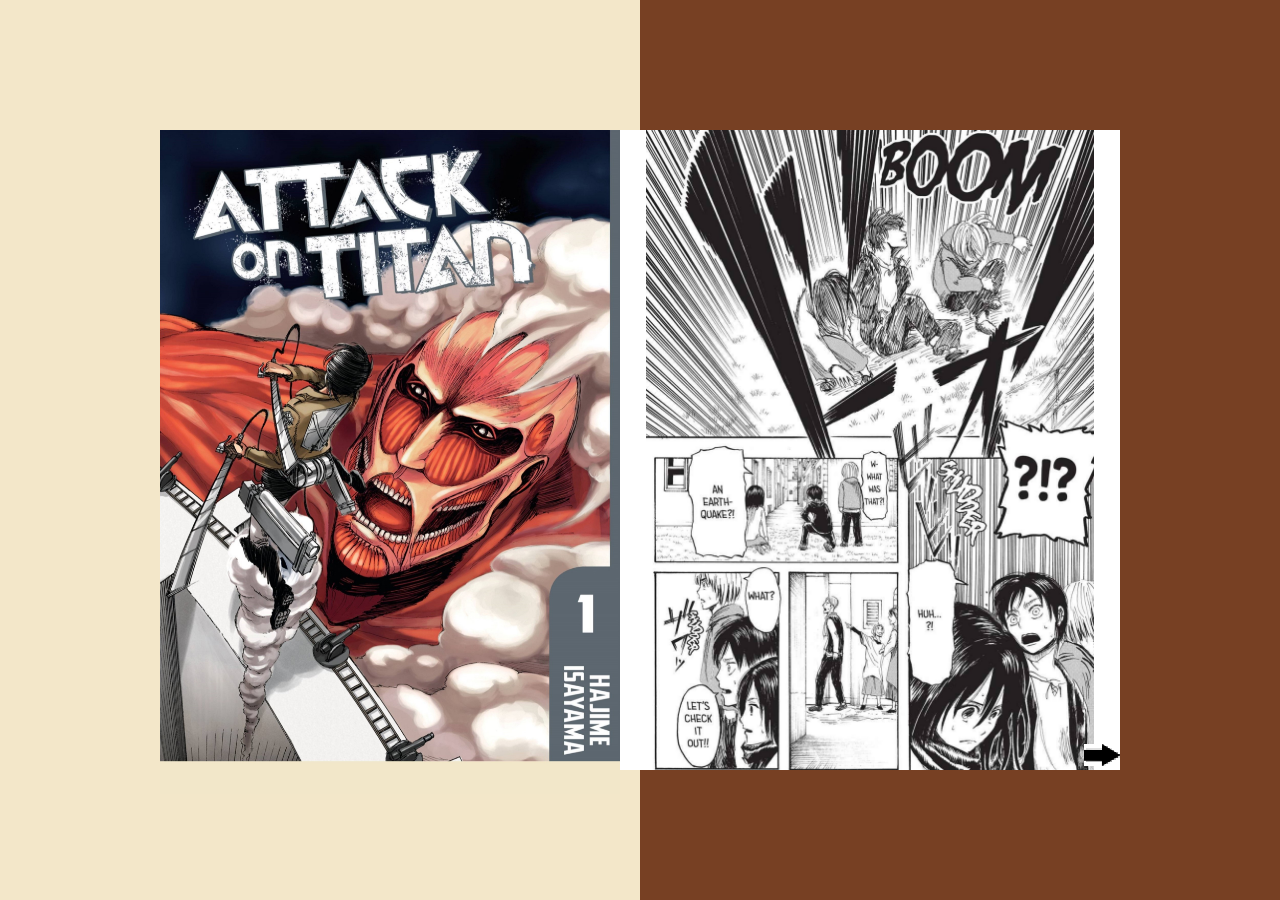
<file: Manga/aotmanga.html>
<!DOCTYPE html>
<html lang="en">
<head>
    <meta charset="UTF-8">
    <meta http-equiv="X-UA-Compatible" content="IE=edge">
    <meta name="viewport" content="width=device-width, initial-scale=1.0">
    <title>AttackOnTitan</title>
    <link rel="stylesheet" href="styles.css">
</head>
<body>
 

    <div class="book">
        <input type="checkbox" id="c1">
        <input type="checkbox" id="c2">
        <input type="checkbox" id="c3">
        <input type="checkbox" id="c4">
        <input type="checkbox" id="c5">
        <input type="checkbox" id="c6">
        <input type="checkbox" id="c7">
        <input type="checkbox" id="c8">
        <input type="checkbox" id="c9">
        <div id="cover">
            <div class="page"><img src="AttackOnTitan/kapak.jpeg"></div>
        </div>
        <div class="flip-book">

            <div class="flip" id="p1">
                <div class="back">
                    <img src="AttackOnTitan/47.jpg" alt="">
                    <label  for="c1" class="back-btn"><img src="AttackOnTitan/geri.png" alt=""></label>
                </div>
                <div class="front">
                    <img src="AttackOnTitan/46.jpg" alt="">
                    <label for="c1" class="next-btn"><img src="AttackOnTitan/ileri.png" alt=""></label>
                </div>
            </div>

            <div class="flip" id="p2">
                <div class="back">
                    <img src="AttackOnTitan/49.jpg" alt="">
                    <label for="c2" class="back-btn"><img src="AttackOnTitan/geri.png" alt=""></label>
                </div>
                <div class="front">
                    <img src="AttackOnTitan/48.jpg" alt="">
                    <label for="c2" class="next-btn"><img src="AttackOnTitan/ileri.png" alt=""></label>
                </div>
            </div>
            
            <div class="flip" id="p3">
                <div class="back">
                    <img src="AttackOnTitan/51.jpg" alt="">
                    <label for="c3" class="back-btn"><img src="AttackOnTitan/geri.png" alt=""></label>
                </div>
                <div class="front">
                    <img src="AttackOnTitan/50.jpg" alt="">
                    <label for="c3" class="next-btn"><img src="AttackOnTitan/ileri.png" alt=""></label>
                </div>
            </div>
                        
            <div class="flip" id="p4">
                <div class="back">
                    <img src="AttackOnTitan/53.jpg" alt="">
                    <label for="c4" class="back-btn"><img src="AttackOnTitan/geri.png" alt=""></label>
                </div>
                <div class="front">
                    <img src="AttackOnTitan/52.jpg" alt="">
                    <label for="c4" class="next-btn"><img src="AttackOnTitan/ileri.png" alt=""></label>
                </div>
            </div>
            
            <div class="flip" id="p5">
                <div class="back">
                    <img src="AttackOnTitan/9.jpg" alt="">
                    <label for="c5" class="back-btn"><img src="AttackOnTitan/geri.png" alt=""></label>
                </div>
                <div class="front">
                    <img src="AttackOnTitan/8.jpg" alt="">
                    <label for="c5" class="next-btn"><img src="AttackOnTitan/ileri.png" alt=""></label>
                </div>
            </div>
                        
            <div class="flip" id="p6">
                <div class="back">
                    <img src="AttackOnTitan/11.jpg" alt="">
                    <label for="c6" class="back-btn"><img src="AttackOnTitan/geri.png" alt=""></label>
                </div>
                <div class="front">
                    <img src="AttackOnTitan/10.jpg" alt="">
                    <label for="c6" class="next-btn"><img src="AttackOnTitan/ileri.png" alt=""></label>
                </div>
            </div>                            
            <div class="flip" id="p7">
                <div class="back">
                    <img src="AttackOnTitan/13.jpg" alt="">
                    <label for="c7" class="back-btn"><img src="AttackOnTitan/geri.png" alt=""></label>
                </div>
                <div class="front">
                    <img src="AttackOnTitan/12.jpg" alt="">
                    <label for="c7" class="next-btn"><img src="AttackOnTitan/ileri.png" alt=""></label>
                </div>
            </div>                           
            <div class="flip" id="p8">
                <div class="back">
                    <img src="AttackOnTitan/15.jpg" alt="">
                    <label for="c8" class="back-btn"><img src="AttackOnTitan/geri.png" alt=""></label>
                </div>
                <div class="front">
                    <img src="AttackOnTitan/14.jpg" alt="">
                    <label for="c8" class="next-btn"><img src="AttackOnTitan/ileri.png" alt=""></label>
                </div>
            </div>
            <div class="flip" id="p9">
                <div class="back">
                    <img src="AttackOnTitan/17.jpg" alt="">
                    <label for="c9" class="back-btn"><img src="AttackOnTitan/geri.png" alt=""></label>
                </div>
                <div class="front">
                    <img src="AttackOnTitan/16.jpg" alt="">
                    <label for="c9" class="next-btn"><img src="AttackOnTitan/ileri.png" alt=""></label>
                </div>
            </div>
        </div>
    </div>
   <script>
  (function(i,s,o,g,r,a,m){i['GoogleAnalyticsObject']=r;i[r]=i[r]||function(){
  (i[r].q=i[r].q||[]).push(arguments)},i[r].l=1*new Date();a=s.createElement(o),
  m=s.getElementsByTagName(o)[0];a.async=1;a.src=g;m.parentNode.insertBefore(a,m)
  })(window,document,'script','//www.google-analytics.com/analytics.js','ga');

  ga('create', 'UA-46156385-1', 'cssscript.com');
  ga('send', 'pageview');

</script>
</body>
</html>
</file>
<file: elegant_font/style.css>
@font-face {
	font-family: 'ElegantIcons';
	src:url('fonts/ElegantIcons.eot');
	src:url('fonts/ElegantIcons.eot?#iefix') format('embedded-opentype'),
		url('fonts/ElegantIcons.woff') format('woff'),
		url('fonts/ElegantIcons.ttf') format('truetype'),
		url('fonts/ElegantIcons.svg#ElegantIcons') format('svg');
	font-weight: normal;
	font-style: normal;
}

/* Use the following CSS code if you want to use data attributes for inserting your icons */
[data-icon]:before {
	font-family: 'ElegantIcons';
	content: attr(data-icon);
	speak: none;
	font-weight: normal;
	font-variant: normal;
	text-transform: none;
	line-height: 1;
	-webkit-font-smoothing: antialiased;
	-moz-osx-font-smoothing: grayscale;
}

/* Use the following CSS code if you want to have a class per icon */
/*
Instead of a list of all class selectors,
you can use the generic selector below, but it's slower:
[class*="your-class-prefix"] {
*/
.arrow_up, .arrow_down, .arrow_left, .arrow_right, .arrow_left-up, .arrow_right-up, .arrow_right-down, .arrow_left-down, .arrow-up-down, .arrow_up-down_alt, .arrow_left-right_alt, .arrow_left-right, .arrow_expand_alt2, .arrow_expand_alt, .arrow_condense, .arrow_expand, .arrow_move, .arrow_carrot-up, .arrow_carrot-down, .arrow_carrot-left, .arrow_carrot-right, .arrow_carrot-2up, .arrow_carrot-2down, .arrow_carrot-2left, .arrow_carrot-2right, .arrow_carrot-up_alt2, .arrow_carrot-down_alt2, .arrow_carrot-left_alt2, .arrow_carrot-right_alt2, .arrow_carrot-2up_alt2, .arrow_carrot-2down_alt2, .arrow_carrot-2left_alt2, .arrow_carrot-2right_alt2, .arrow_triangle-up, .arrow_triangle-down, .arrow_triangle-left, .arrow_triangle-right, .arrow_triangle-up_alt2, .arrow_triangle-down_alt2, .arrow_triangle-left_alt2, .arrow_triangle-right_alt2, .arrow_back, .icon_minus-06, .icon_plus, .icon_close, .icon_check, .icon_minus_alt2, .icon_plus_alt2, .icon_close_alt2, .icon_check_alt2, .icon_zoom-out_alt, .icon_zoom-in_alt, .icon_search, .icon_box-empty, .icon_box-selected, .icon_minus-box, .icon_plus-box, .icon_box-checked, .icon_circle-empty, .icon_circle-slelected, .icon_stop_alt2, .icon_stop, .icon_pause_alt2, .icon_pause, .icon_menu, .icon_menu-square_alt2, .icon_menu-circle_alt2, .icon_ul, .icon_ol, .icon_adjust-horiz, .icon_adjust-vert, .icon_document_alt, .icon_documents_alt, .icon_pencil, .icon_pencil-edit_alt, .icon_pencil-edit, .icon_folder-alt, .icon_folder-open_alt, .icon_folder-add_alt, .icon_info_alt, .icon_error-oct_alt, .icon_error-circle_alt, .icon_error-triangle_alt, .icon_question_alt2, .icon_question, .icon_comment_alt, .icon_chat_alt, .icon_vol-mute_alt, .icon_volume-low_alt, .icon_volume-high_alt, .icon_quotations, .icon_quotations_alt2, .icon_clock_alt, .icon_lock_alt, .icon_lock-open_alt, .icon_key_alt, .icon_cloud_alt, .icon_cloud-upload_alt, .icon_cloud-download_alt, .icon_image, .icon_images, .icon_lightbulb_alt, .icon_gift_alt, .icon_house_alt, .icon_genius, .icon_mobile, .icon_tablet, .icon_laptop, .icon_desktop, .icon_camera_alt, .icon_mail_alt, .icon_cone_alt, .icon_ribbon_alt, .icon_bag_alt, .icon_creditcard, .icon_cart_alt, .icon_paperclip, .icon_tag_alt, .icon_tags_alt, .icon_trash_alt, .icon_cursor_alt, .icon_mic_alt, .icon_compass_alt, .icon_pin_alt, .icon_pushpin_alt, .icon_map_alt, .icon_drawer_alt, .icon_toolbox_alt, .icon_book_alt, .icon_calendar, .icon_film, .icon_table, .icon_contacts_alt, .icon_headphones, .icon_lifesaver, .icon_piechart, .icon_refresh, .icon_link_alt, .icon_link, .icon_loading, .icon_blocked, .icon_archive_alt, .icon_heart_alt, .icon_star_alt, .icon_star-half_alt, .icon_star, .icon_star-half, .icon_tools, .icon_tool, .icon_cog, .icon_cogs, .arrow_up_alt, .arrow_down_alt, .arrow_left_alt, .arrow_right_alt, .arrow_left-up_alt, .arrow_right-up_alt, .arrow_right-down_alt, .arrow_left-down_alt, .arrow_condense_alt, .arrow_expand_alt3, .arrow_carrot_up_alt, .arrow_carrot-down_alt, .arrow_carrot-left_alt, .arrow_carrot-right_alt, .arrow_carrot-2up_alt, .arrow_carrot-2dwnn_alt, .arrow_carrot-2left_alt, .arrow_carrot-2right_alt, .arrow_triangle-up_alt, .arrow_triangle-down_alt, .arrow_triangle-left_alt, .arrow_triangle-right_alt, .icon_minus_alt, .icon_plus_alt, .icon_close_alt, .icon_check_alt, .icon_zoom-out, .icon_zoom-in, .icon_stop_alt, .icon_menu-square_alt, .icon_menu-circle_alt, .icon_document, .icon_documents, .icon_pencil_alt, .icon_folder, .icon_folder-open, .icon_folder-add, .icon_folder_upload, .icon_folder_download, .icon_info, .icon_error-circle, .icon_error-oct, .icon_error-triangle, .icon_question_alt, .icon_comment, .icon_chat, .icon_vol-mute, .icon_volume-low, .icon_volume-high, .icon_quotations_alt, .icon_clock, .icon_lock, .icon_lock-open, .icon_key, .icon_cloud, .icon_cloud-upload, .icon_cloud-download, .icon_lightbulb, .icon_gift, .icon_house, .icon_camera, .icon_mail, .icon_cone, .icon_ribbon, .icon_bag, .icon_cart, .icon_tag, .icon_tags, .icon_trash, .icon_cursor, .icon_mic, .icon_compass, .icon_pin, .icon_pushpin, .icon_map, .icon_drawer, .icon_toolbox, .icon_book, .icon_contacts, .icon_archive, .icon_heart, .icon_profile, .icon_group, .icon_grid-2x2, .icon_grid-3x3, .icon_music, .icon_pause_alt, .icon_phone, .icon_upload, .icon_download, .social_facebook, .social_twitter, .social_pinterest, .social_googleplus, .social_tumblr, .social_tumbleupon, .social_wordpress, .social_instagram, .social_dribbble, .social_vimeo, .social_linkedin, .social_rss, .social_deviantart, .social_share, .social_myspace, .social_skype, .social_youtube, .social_picassa, .social_googledrive, .social_flickr, .social_blogger, .social_spotify, .social_delicious, .social_facebook_circle, .social_twitter_circle, .social_pinterest_circle, .social_googleplus_circle, .social_tumblr_circle, .social_stumbleupon_circle, .social_wordpress_circle, .social_instagram_circle, .social_dribbble_circle, .social_vimeo_circle, .social_linkedin_circle, .social_rss_circle, .social_deviantart_circle, .social_share_circle, .social_myspace_circle, .social_skype_circle, .social_youtube_circle, .social_picassa_circle, .social_googledrive_alt2, .social_flickr_circle, .social_blogger_circle, .social_spotify_circle, .social_delicious_circle, .social_facebook_square, .social_twitter_square, .social_pinterest_square, .social_googleplus_square, .social_tumblr_square, .social_stumbleupon_square, .social_wordpress_square, .social_instagram_square, .social_dribbble_square, .social_vimeo_square, .social_linkedin_square, .social_rss_square, .social_deviantart_square, .social_share_square, .social_myspace_square, .social_skype_square, .social_youtube_square, .social_picassa_square, .social_googledrive_square, .social_flickr_square, .social_blogger_square, .social_spotify_square, .social_delicious_square, .icon_printer, .icon_calulator, .icon_building, .icon_floppy, .icon_drive, .icon_search-2, .icon_id, .icon_id-2, .icon_puzzle, .icon_like, .icon_dislike, .icon_mug, .icon_currency, .icon_wallet, .icon_pens, .icon_easel, .icon_flowchart, .icon_datareport, .icon_briefcase, .icon_shield, .icon_percent, .icon_globe, .icon_globe-2, .icon_target, .icon_hourglass, .icon_balance, .icon_rook, .icon_printer-alt, .icon_calculator_alt, .icon_building_alt, .icon_floppy_alt, .icon_drive_alt, .icon_search_alt, .icon_id_alt, .icon_id-2_alt, .icon_puzzle_alt, .icon_like_alt, .icon_dislike_alt, .icon_mug_alt, .icon_currency_alt, .icon_wallet_alt, .icon_pens_alt, .icon_easel_alt, .icon_flowchart_alt, .icon_datareport_alt, .icon_briefcase_alt, .icon_shield_alt, .icon_percent_alt, .icon_globe_alt, .icon_clipboard {
	font-family: 'ElegantIcons';
	speak: none;
	font-style: normal;
	font-weight: normal;
	font-variant: normal;
	text-transform: none;
	line-height: 1;
	-webkit-font-smoothing: antialiased;
}
.arrow_up:before {
	content: "\21";
}
.arrow_down:before {
	content: "\22";
}
.arrow_left:before {
	content: "\23";
}
.arrow_right:before {
	content: "\24";
}
.arrow_left-up:before {
	content: "\25";
}
.arrow_right-up:before {
	content: "\26";
}
.arrow_right-down:before {
	content: "\27";
}
.arrow_left-down:before {
	content: "\28";
}
.arrow-up-down:before {
	content: "\29";
}
.arrow_up-down_alt:before {
	content: "\2a";
}
.arrow_left-right_alt:before {
	content: "\2b";
}
.arrow_left-right:before {
	content: "\2c";
}
.arrow_expand_alt2:before {
	content: "\2d";
}
.arrow_expand_alt:before {
	content: "\2e";
}
.arrow_condense:before {
	content: "\2f";
}
.arrow_expand:before {
	content: "\30";
}
.arrow_move:before {
	content: "\31";
}
.arrow_carrot-up:before {
	content: "\32";
}
.arrow_carrot-down:before {
	content: "\33";
}
.arrow_carrot-left:before {
	content: "\34";
}
.arrow_carrot-right:before {
	content: "\35";
}
.arrow_carrot-2up:before {
	content: "\36";
}
.arrow_carrot-2down:before {
	content: "\37";
}
.arrow_carrot-2left:before {
	content: "\38";
}
.arrow_carrot-2right:before {
	content: "\39";
}
.arrow_carrot-up_alt2:before {
	content: "\3a";
}
.arrow_carrot-down_alt2:before {
	content: "\3b";
}
.arrow_carrot-left_alt2:before {
	content: "\3c";
}
.arrow_carrot-right_alt2:before {
	content: "\3d";
}
.arrow_carrot-2up_alt2:before {
	content: "\3e";
}
.arrow_carrot-2down_alt2:before {
	content: "\3f";
}
.arrow_carrot-2left_alt2:before {
	content: "\40";
}
.arrow_carrot-2right_alt2:before {
	content: "\41";
}
.arrow_triangle-up:before {
	content: "\42";
}
.arrow_triangle-down:before {
	content: "\43";
}
.arrow_triangle-left:before {
	content: "\44";
}
.arrow_triangle-right:before {
	content: "\45";
}
.arrow_triangle-up_alt2:before {
	content: "\46";
}
.arrow_triangle-down_alt2:before {
	content: "\47";
}
.arrow_triangle-left_alt2:before {
	content: "\48";
}
.arrow_triangle-right_alt2:before {
	content: "\49";
}
.arrow_back:before {
	content: "\4a";
}
.icon_minus-06:before {
	content: "\4b";
}
.icon_plus:before {
	content: "\4c";
}
.icon_close:before {
	content: "\4d";
}
.icon_check:before {
	content: "\4e";
}
.icon_minus_alt2:before {
	content: "\4f";
}
.icon_plus_alt2:before {
	content: "\50";
}
.icon_close_alt2:before {
	content: "\51";
}
.icon_check_alt2:before {
	content: "\52";
}
.icon_zoom-out_alt:before {
	content: "\53";
}
.icon_zoom-in_alt:before {
	content: "\54";
}
.icon_search:before {
	content: "\55";
}
.icon_box-empty:before {
	content: "\56";
}
.icon_box-selected:before {
	content: "\57";
}
.icon_minus-box:before {
	content: "\58";
}
.icon_plus-box:before {
	content: "\59";
}
.icon_box-checked:before {
	content: "\5a";
}
.icon_circle-empty:before {
	content: "\5b";
}
.icon_circle-slelected:before {
	content: "\5c";
}
.icon_stop_alt2:before {
	content: "\5d";
}
.icon_stop:before {
	content: "\5e";
}
.icon_pause_alt2:before {
	content: "\5f";
}
.icon_pause:before {
	content: "\60";
}
.icon_menu:before {
	content: "\61";
}
.icon_menu-square_alt2:before {
	content: "\62";
}
.icon_menu-circle_alt2:before {
	content: "\63";
}
.icon_ul:before {
	content: "\64";
}
.icon_ol:before {
	content: "\65";
}
.icon_adjust-horiz:before {
	content: "\66";
}
.icon_adjust-vert:before {
	content: "\67";
}
.icon_document_alt:before {
	content: "\68";
}
.icon_documents_alt:before {
	content: "\69";
}
.icon_pencil:before {
	content: "\6a";
}
.icon_pencil-edit_alt:before {
	content: "\6b";
}
.icon_pencil-edit:before {
	content: "\6c";
}
.icon_folder-alt:before {
	content: "\6d";
}
.icon_folder-open_alt:before {
	content: "\6e";
}
.icon_folder-add_alt:before {
	content: "\6f";
}
.icon_info_alt:before {
	content: "\70";
}
.icon_error-oct_alt:before {
	content: "\71";
}
.icon_error-circle_alt:before {
	content: "\72";
}
.icon_error-triangle_alt:before {
	content: "\73";
}
.icon_question_alt2:before {
	content: "\74";
}
.icon_question:before {
	content: "\75";
}
.icon_comment_alt:before {
	content: "\76";
}
.icon_chat_alt:before {
	content: "\77";
}
.icon_vol-mute_alt:before {
	content: "\78";
}
.icon_volume-low_alt:before {
	content: "\79";
}
.icon_volume-high_alt:before {
	content: "\7a";
}
.icon_quotations:before {
	content: "\7b";
}
.icon_quotations_alt2:before {
	content: "\7c";
}
.icon_clock_alt:before {
	content: "\7d";
}
.icon_lock_alt:before {
	content: "\7e";
}
.icon_lock-open_alt:before {
	content: "\e000";
}
.icon_key_alt:before {
	content: "\e001";
}
.icon_cloud_alt:before {
	content: "\e002";
}
.icon_cloud-upload_alt:before {
	content: "\e003";
}
.icon_cloud-download_alt:before {
	content: "\e004";
}
.icon_image:before {
	content: "\e005";
}
.icon_images:before {
	content: "\e006";
}
.icon_lightbulb_alt:before {
	content: "\e007";
}
.icon_gift_alt:before {
	content: "\e008";
}
.icon_house_alt:before {
	content: "\e009";
}
.icon_genius:before {
	content: "\e00a";
}
.icon_mobile:before {
	content: "\e00b";
}
.icon_tablet:before {
	content: "\e00c";
}
.icon_laptop:before {
	content: "\e00d";
}
.icon_desktop:before {
	content: "\e00e";
}
.icon_camera_alt:before {
	content: "\e00f";
}
.icon_mail_alt:before {
	content: "\e010";
}
.icon_cone_alt:before {
	content: "\e011";
}
.icon_ribbon_alt:before {
	content: "\e012";
}
.icon_bag_alt:before {
	content: "\e013";
}
.icon_creditcard:before {
	content: "\e014";
}
.icon_cart_alt:before {
	content: "\e015";
}
.icon_paperclip:before {
	content: "\e016";
}
.icon_tag_alt:before {
	content: "\e017";
}
.icon_tags_alt:before {
	content: "\e018";
}
.icon_trash_alt:before {
	content: "\e019";
}
.icon_cursor_alt:before {
	content: "\e01a";
}
.icon_mic_alt:before {
	content: "\e01b";
}
.icon_compass_alt:before {
	content: "\e01c";
}
.icon_pin_alt:before {
	content: "\e01d";
}
.icon_pushpin_alt:before {
	content: "\e01e";
}
.icon_map_alt:before {
	content: "\e01f";
}
.icon_drawer_alt:before {
	content: "\e020";
}
.icon_toolbox_alt:before {
	content: "\e021";
}
.icon_book_alt:before {
	content: "\e022";
}
.icon_calendar:before {
	content: "\e023";
}
.icon_film:before {
	content: "\e024";
}
.icon_table:before {
	content: "\e025";
}
.icon_contacts_alt:before {
	content: "\e026";
}
.icon_headphones:before {
	content: "\e027";
}
.icon_lifesaver:before {
	content: "\e028";
}
.icon_piechart:before {
	content: "\e029";
}
.icon_refresh:before {
	content: "\e02a";
}
.icon_link_alt:before {
	content: "\e02b";
}
.icon_link:before {
	content: "\e02c";
}
.icon_loading:before {
	content: "\e02d";
}
.icon_blocked:before {
	content: "\e02e";
}
.icon_archive_alt:before {
	content: "\e02f";
}
.icon_heart_alt:before {
	content: "\e030";
}
.icon_star_alt:before {
	content: "\e031";
}
.icon_star-half_alt:before {
	content: "\e032";
}
.icon_star:before {
	content: "\e033";
}
.icon_star-half:before {
	content: "\e034";
}
.icon_tools:before {
	content: "\e035";
}
.icon_tool:before {
	content: "\e036";
}
.icon_cog:before {
	content: "\e037";
}
.icon_cogs:before {
	content: "\e038";
}
.arrow_up_alt:before {
	content: "\e039";
}
.arrow_down_alt:before {
	content: "\e03a";
}
.arrow_left_alt:before {
	content: "\e03b";
}
.arrow_right_alt:before {
	content: "\e03c";
}
.arrow_left-up_alt:before {
	content: "\e03d";
}
.arrow_right-up_alt:before {
	content: "\e03e";
}
.arrow_right-down_alt:before {
	content: "\e03f";
}
.arrow_left-down_alt:before {
	content: "\e040";
}
.arrow_condense_alt:before {
	content: "\e041";
}
.arrow_expand_alt3:before {
	content: "\e042";
}
.arrow_carrot_up_alt:before {
	content: "\e043";
}
.arrow_carrot-down_alt:before {
	content: "\e044";
}
.arrow_carrot-left_alt:before {
	content: "\e045";
}
.arrow_carrot-right_alt:before {
	content: "\e046";
}
.arrow_carrot-2up_alt:before {
	content: "\e047";
}
.arrow_carrot-2dwnn_alt:before {
	content: "\e048";
}
.arrow_carrot-2left_alt:before {
	content: "\e049";
}
.arrow_carrot-2right_alt:before {
	content: "\e04a";
}
.arrow_triangle-up_alt:before {
	content: "\e04b";
}
.arrow_triangle-down_alt:before {
	content: "\e04c";
}
.arrow_triangle-left_alt:before {
	content: "\e04d";
}
.arrow_triangle-right_alt:before {
	content: "\e04e";
}
.icon_minus_alt:before {
	content: "\e04f";
}
.icon_plus_alt:before {
	content: "\e050";
}
.icon_close_alt:before {
	content: "\e051";
}
.icon_check_alt:before {
	content: "\e052";
}
.icon_zoom-out:before {
	content: "\e053";
}
.icon_zoom-in:before {
	content: "\e054";
}
.icon_stop_alt:before {
	content: "\e055";
}
.icon_menu-square_alt:before {
	content: "\e056";
}
.icon_menu-circle_alt:before {
	content: "\e057";
}
.icon_document:before {
	content: "\e058";
}
.icon_documents:before {
	content: "\e059";
}
.icon_pencil_alt:before {
	content: "\e05a";
}
.icon_folder:before {
	content: "\e05b";
}
.icon_folder-open:before {
	content: "\e05c";
}
.icon_folder-add:before {
	content: "\e05d";
}
.icon_folder_upload:before {
	content: "\e05e";
}
.icon_folder_download:before {
	content: "\e05f";
}
.icon_info:before {
	content: "\e060";
}
.icon_error-circle:before {
	content: "\e061";
}
.icon_error-oct:before {
	content: "\e062";
}
.icon_error-triangle:before {
	content: "\e063";
}
.icon_question_alt:before {
	content: "\e064";
}
.icon_comment:before {
	content: "\e065";
}
.icon_chat:before {
	content: "\e066";
}
.icon_vol-mute:before {
	content: "\e067";
}
.icon_volume-low:before {
	content: "\e068";
}
.icon_volume-high:before {
	content: "\e069";
}
.icon_quotations_alt:before {
	content: "\e06a";
}
.icon_clock:before {
	content: "\e06b";
}
.icon_lock:before {
	content: "\e06c";
}
.icon_lock-open:before {
	content: "\e06d";
}
.icon_key:before {
	content: "\e06e";
}
.icon_cloud:before {
	content: "\e06f";
}
.icon_cloud-upload:before {
	content: "\e070";
}
.icon_cloud-download:before {
	content: "\e071";
}
.icon_lightbulb:before {
	content: "\e072";
}
.icon_gift:before {
	content: "\e073";
}
.icon_house:before {
	content: "\e074";
}
.icon_camera:before {
	content: "\e075";
}
.icon_mail:before {
	content: "\e076";
}
.icon_cone:before {
	content: "\e077";
}
.icon_ribbon:before {
	content: "\e078";
}
.icon_bag:before {
	content: "\e079";
}
.icon_cart:before {
	content: "\e07a";
}
.icon_tag:before {
	content: "\e07b";
}
.icon_tags:before {
	content: "\e07c";
}
.icon_trash:before {
	content: "\e07d";
}
.icon_cursor:before {
	content: "\e07e";
}
.icon_mic:before {
	content: "\e07f";
}
.icon_compass:before {
	content: "\e080";
}
.icon_pin:before {
	content: "\e081";
}
.icon_pushpin:before {
	content: "\e082";
}
.icon_map:before {
	content: "\e083";
}
.icon_drawer:before {
	content: "\e084";
}
.icon_toolbox:before {
	content: "\e085";
}
.icon_book:before {
	content: "\e086";
}
.icon_contacts:before {
	content: "\e087";
}
.icon_archive:before {
	content: "\e088";
}
.icon_heart:before {
	content: "\e089";
}
.icon_profile:before {
	content: "\e08a";
}
.icon_group:before {
	content: "\e08b";
}
.icon_grid-2x2:before {
	content: "\e08c";
}
.icon_grid-3x3:before {
	content: "\e08d";
}
.icon_music:before {
	content: "\e08e";
}
.icon_pause_alt:before {
	content: "\e08f";
}
.icon_phone:before {
	content: "\e090";
}
.icon_upload:before {
	content: "\e091";
}
.icon_download:before {
	content: "\e092";
}
.social_facebook:before {
	content: "\e093";
}
.social_twitter:before {
	content: "\e094";
}
.social_pinterest:before {
	content: "\e095";
}
.social_googleplus:before {
	content: "\e096";
}
.social_tumblr:before {
	content: "\e097";
}
.social_tumbleupon:before {
	content: "\e098";
}
.social_wordpress:before {
	content: "\e099";
}
.social_instagram:before {
	content: "\e09a";
}
.social_dribbble:before {
	content: "\e09b";
}
.social_vimeo:before {
	content: "\e09c";
}
.social_linkedin:before {
	content: "\e09d";
}
.social_rss:before {
	content: "\e09e";
}
.social_deviantart:before {
	content: "\e09f";
}
.social_share:before {
	content: "\e0a0";
}
.social_myspace:before {
	content: "\e0a1";
}
.social_skype:before {
	content: "\e0a2";
}
.social_youtube:before {
	content: "\e0a3";
}
.social_picassa:before {
	content: "\e0a4";
}
.social_googledrive:before {
	content: "\e0a5";
}
.social_flickr:before {
	content: "\e0a6";
}
.social_blogger:before {
	content: "\e0a7";
}
.social_spotify:before {
	content: "\e0a8";
}
.social_delicious:before {
	content: "\e0a9";
}
.social_facebook_circle:before {
	content: "\e0aa";
}
.social_twitter_circle:before {
	content: "\e0ab";
}
.social_pinterest_circle:before {
	content: "\e0ac";
}
.social_googleplus_circle:before {
	content: "\e0ad";
}
.social_tumblr_circle:before {
	content: "\e0ae";
}
.social_stumbleupon_circle:before {
	content: "\e0af";
}
.social_wordpress_circle:before {
	content: "\e0b0";
}
.social_instagram_circle:before {
	content: "\e0b1";
}
.social_dribbble_circle:before {
	content: "\e0b2";
}
.social_vimeo_circle:before {
	content: "\e0b3";
}
.social_linkedin_circle:before {
	content: "\e0b4";
}
.social_rss_circle:before {
	content: "\e0b5";
}
.social_deviantart_circle:before {
	content: "\e0b6";
}
.social_share_circle:before {
	content: "\e0b7";
}
.social_myspace_circle:before {
	content: "\e0b8";
}
.social_skype_circle:before {
	content: "\e0b9";
}
.social_youtube_circle:before {
	content: "\e0ba";
}
.social_picassa_circle:before {
	content: "\e0bb";
}
.social_googledrive_alt2:before {
	content: "\e0bc";
}
.social_flickr_circle:before {
	content: "\e0bd";
}
.social_blogger_circle:before {
	content: "\e0be";
}
.social_spotify_circle:before {
	content: "\e0bf";
}
.social_delicious_circle:before {
	content: "\e0c0";
}
.social_facebook_square:before {
	content: "\e0c1";
}
.social_twitter_square:before {
	content: "\e0c2";
}
.social_pinterest_square:before {
	content: "\e0c3";
}
.social_googleplus_square:before {
	content: "\e0c4";
}
.social_tumblr_square:before {
	content: "\e0c5";
}
.social_stumbleupon_square:before {
	content: "\e0c6";
}
.social_wordpress_square:before {
	content: "\e0c7";
}
.social_instagram_square:before {
	content: "\e0c8";
}
.social_dribbble_square:before {
	content: "\e0c9";
}
.social_vimeo_square:before {
	content: "\e0ca";
}
.social_linkedin_square:before {
	content: "\e0cb";
}
.social_rss_square:before {
	content: "\e0cc";
}
.social_deviantart_square:before {
	content: "\e0cd";
}
.social_share_square:before {
	content: "\e0ce";
}
.social_myspace_square:before {
	content: "\e0cf";
}
.social_skype_square:before {
	content: "\e0d0";
}
.social_youtube_square:before {
	content: "\e0d1";
}
.social_picassa_square:before {
	content: "\e0d2";
}
.social_googledrive_square:before {
	content: "\e0d3";
}
.social_flickr_square:before {
	content: "\e0d4";
}
.social_blogger_square:before {
	content: "\e0d5";
}
.social_spotify_square:before {
	content: "\e0d6";
}
.social_delicious_square:before {
	content: "\e0d7";
}
.icon_printer:before {
	content: "\e103";
}
.icon_calulator:before {
	content: "\e0ee";
}
.icon_building:before {
	content: "\e0ef";
}
.icon_floppy:before {
	content: "\e0e8";
}
.icon_drive:before {
	content: "\e0ea";
}
.icon_search-2:before {
	content: "\e101";
}
.icon_id:before {
	content: "\e107";
}
.icon_id-2:before {
	content: "\e108";
}
.icon_puzzle:before {
	content: "\e102";
}
.icon_like:before {
	content: "\e106";
}
.icon_dislike:before {
	content: "\e0eb";
}
.icon_mug:before {
	content: "\e105";
}
.icon_currency:before {
	content: "\e0ed";
}
.icon_wallet:before {
	content: "\e100";
}
.icon_pens:before {
	content: "\e104";
}
.icon_easel:before {
	content: "\e0e9";
}
.icon_flowchart:before {
	content: "\e109";
}
.icon_datareport:before {
	content: "\e0ec";
}
.icon_briefcase:before {
	content: "\e0fe";
}
.icon_shield:before {
	content: "\e0f6";
}
.icon_percent:before {
	content: "\e0fb";
}
.icon_globe:before {
	content: "\e0e2";
}
.icon_globe-2:before {
	content: "\e0e3";
}
.icon_target:before {
	content: "\e0f5";
}
.icon_hourglass:before {
	content: "\e0e1";
}
.icon_balance:before {
	content: "\e0ff";
}
.icon_rook:before {
	content: "\e0f8";
}
.icon_printer-alt:before {
	content: "\e0fa";
}
.icon_calculator_alt:before {
	content: "\e0e7";
}
.icon_building_alt:before {
	content: "\e0fd";
}
.icon_floppy_alt:before {
	content: "\e0e4";
}
.icon_drive_alt:before {
	content: "\e0e5";
}
.icon_search_alt:before {
	content: "\e0f7";
}
.icon_id_alt:before {
	content: "\e0e0";
}
.icon_id-2_alt:before {
	content: "\e0fc";
}
.icon_puzzle_alt:before {
	content: "\e0f9";
}
.icon_like_alt:before {
	content: "\e0dd";
}
.icon_dislike_alt:before {
	content: "\e0f1";
}
.icon_mug_alt:before {
	content: "\e0dc";
}
.icon_currency_alt:before {
	content: "\e0f3";
}
.icon_wallet_alt:before {
	content: "\e0d8";
}
.icon_pens_alt:before {
	content: "\e0db";
}
.icon_easel_alt:before {
	content: "\e0f0";
}
.icon_flowchart_alt:before {
	content: "\e0df";
}
.icon_datareport_alt:before {
	content: "\e0f2";
}
.icon_briefcase_alt:before {
	content: "\e0f4";
}
.icon_shield_alt:before {
	content: "\e0d9";
}
.icon_percent_alt:before {
	content: "\e0da";
}
.icon_globe_alt:before {
	content: "\e0de";
}
.icon_clipboard:before {
	content: "\e0e6";
}


	.glyph {
		float: left;
		text-align: center;
		padding: .75em;
		margin: .4em 1.5em .75em 0;
		width: 6em;
text-shadow: none;
	}
        .glyph_big {
        font-size: 128px;
        color: #59c5dc;
        float: left;
        margin-right: 20px;
        }

        .glyph div { padding-bottom: 10px;}

	.glyph input {
		font-family: consolas, monospace;
		font-size: 12px;
		width: 100%;
		text-align: center;
		border: 0;
		box-shadow: 0 0 0 1px #ccc;
		padding: .2em;
                -moz-border-radius: 5px;
                -webkit-border-radius: 5px;
	}
	.centered {
		margin-left: auto;
		margin-right: auto;
	}
	.glyph .fs1 {
		font-size: 2em;
	}
</file>
<file: Manga/styles.css>
@import url('https://fonts.googleapis.com/css2?family=Roboto:wght@300&display=swap');

body {
    margin: 0;
    padding: 0;
    height: 100vh;
    display: flex;
    justify-content: center;
    font-family: 'Roboto', sans-serif;
    align-items: center;
    background: linear-gradient(90deg , #f3e7c9 50% , #774023 50% );
}
.body2{
    background: linear-gradient(90deg , #161816 50% , #E5383B 50% ) !important;
}
input {
    display: none;
}

img {
    width: 100%;
    height: 100%;
}

.book {
    display: flex;
}

#cover {
    width: 460px;
    height: 550px;
    position: relative;
}

.flip-book {
    width: 500px;
    height: 640px;
    position: relative;
    perspective: 3000px;
}

.flip {
    width: 100%;
    height: 100%;
    position: absolute;
    top: 0;
    left: 0;
    transform-origin: left;
    transform-style: preserve-3d;
    transform: rotateY(0deg);
    transition: .5s;
    color: #000;
}

p {
    font-size: 28px;
    line-height: 48px;
}

.front {
    position: absolute;
    width: 100%;
    height: 100%;
    top: 0;
    left: 0;
    background-color: white;
    box-sizing: border-box;
    padding: 0 26px;
    /* box-shadow: inset 20px 0 50px r; */
}

.back {
    position: absolute;
    width: 100%;
    height: 100%;
    top: 0;
    left: 0;
    z-index: 99;
    transform: rotateY(180deg);
    backface-visibility: hidden;
    background-color: #000;
}

.next-btn {
    position: absolute;
    bottom:0px;
    right: 0px;
    cursor: pointer;
    color: 	red;
}

.back-btn {
    position: absolute;
    bottom: 0px;
    right: 0px;
    cursor: pointer;
    color: red;
}

#p1 {
    z-index: 9;
}
#p2 {
    z-index: 8;
}
#p3 {
    z-index: 7;
}
#p4 {
    z-index: 6;
}
#p5 {
    z-index: 5;
}
#p6 {
    z-index: 4;
}
#p7 {
    z-index: 3;
}
#p8 {
    z-index: 2;
}
#p9 {
    z-index: 1;
}
#c1:checked ~ .flip-book #p1 {
    transform: rotateY(-180deg);
    z-index: 1;
}
#c2:checked ~ .flip-book #p2 {
    transform: rotateY(-180deg);
    z-index: 2;
}
#c3:checked ~ .flip-book #p3 {
    transform: rotateY(-180deg);
    z-index: 3;
}
#c4:checked ~ .flip-book #p4 {
    transform: rotateY(-180deg);
    z-index: 4;
}
#c5:checked ~ .flip-book #p5 {
    transform: rotateY(-180deg);
    z-index: 5;
}
#c6:checked ~ .flip-book #p6 {
    transform: rotateY(-180deg);
    z-index: 6;
}
#c7:checked ~ .flip-book #p7 {
    transform: rotateY(-180deg);
    z-index: 7;
}
#c8:checked ~ .flip-book #p8 {
    transform: rotateY(-180deg);
    z-index: 8;
}
#c9:checked ~ .flip-book #p9 {
    transform: rotateY(-180deg);
    z-index: 9;
}
</file>
